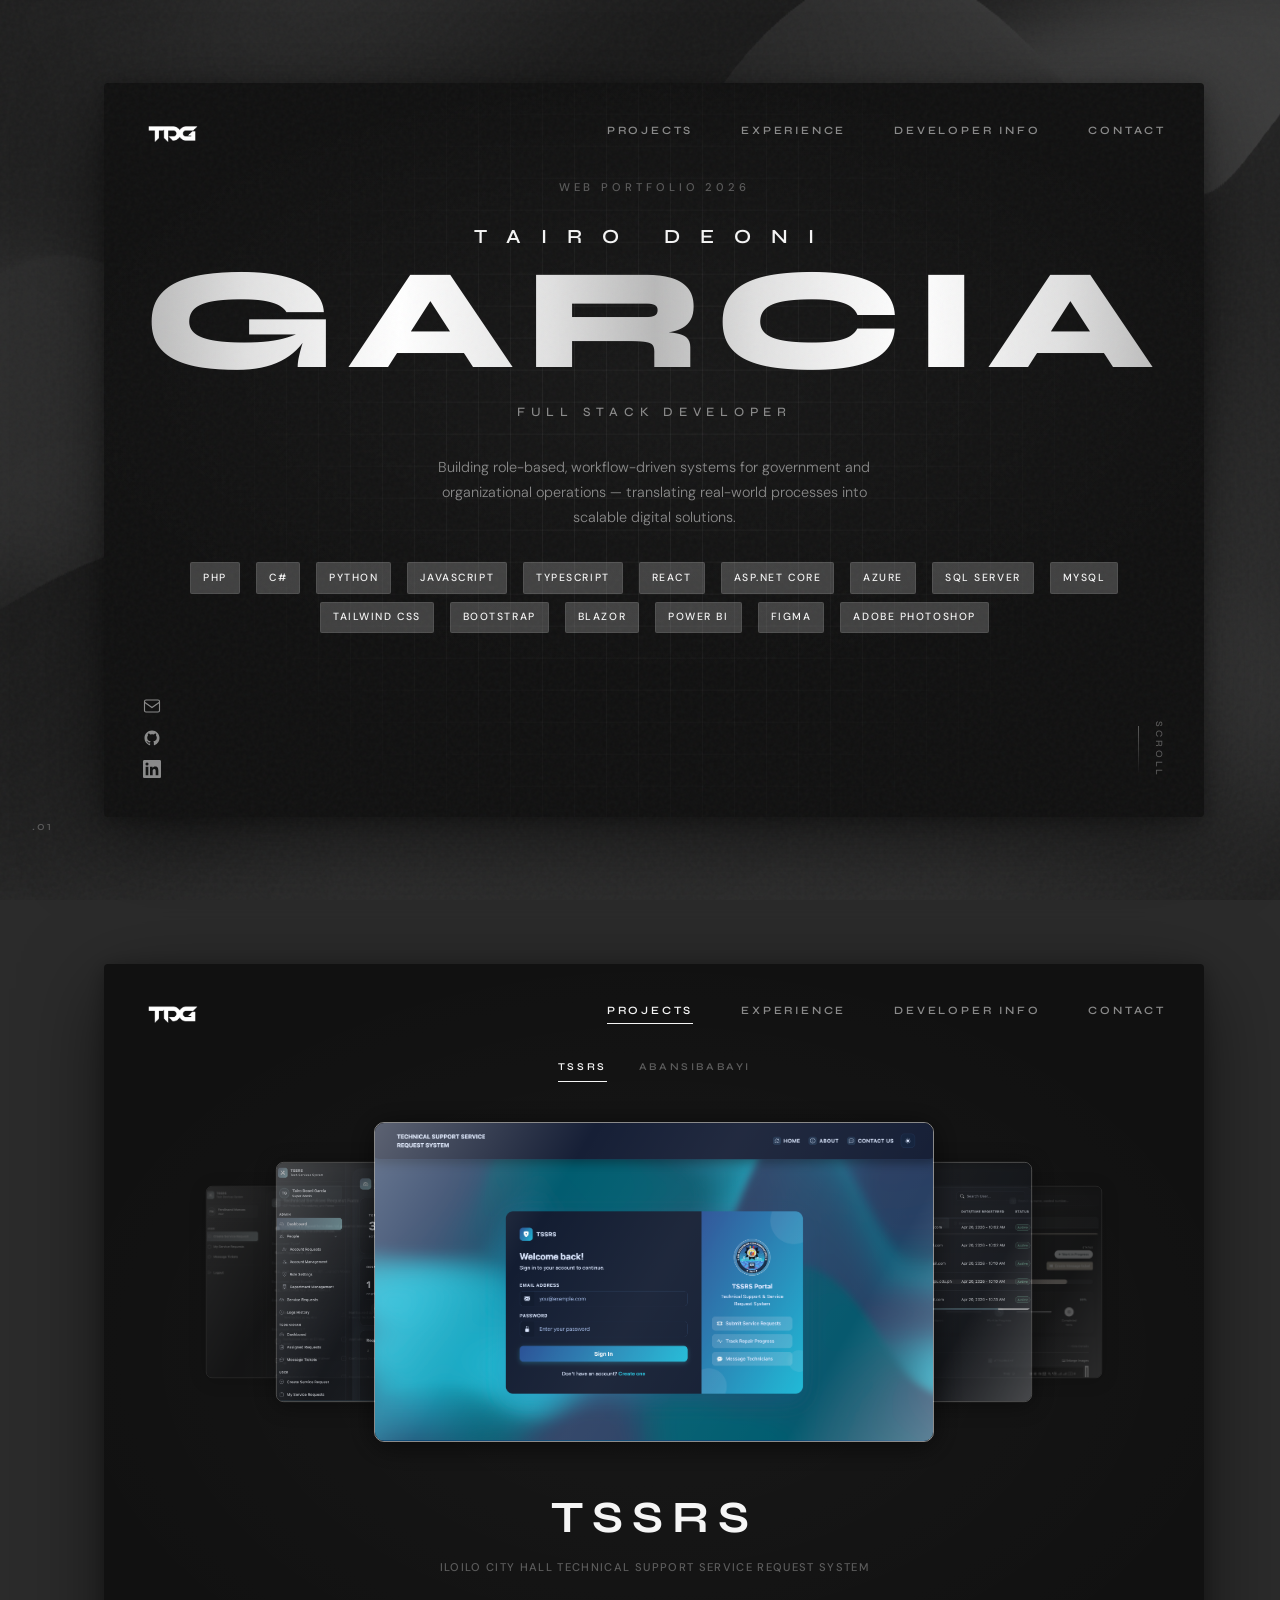
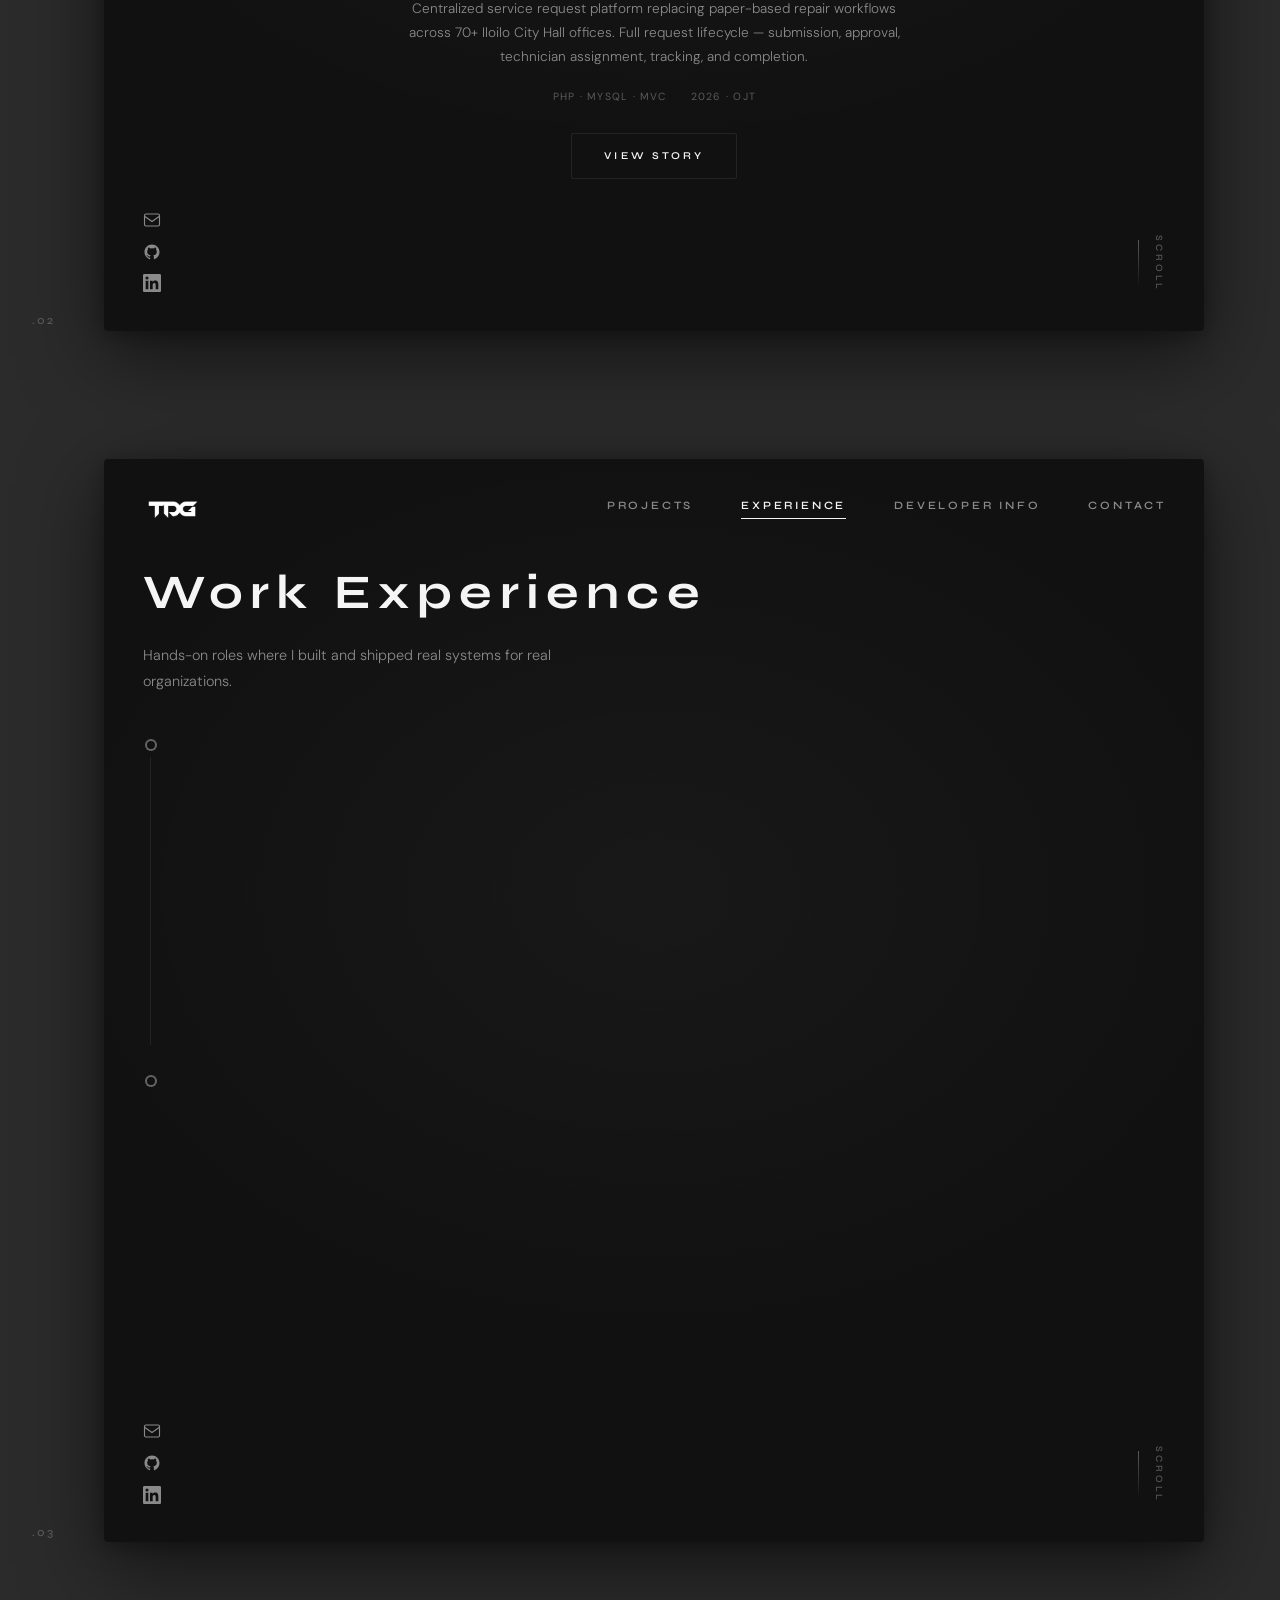
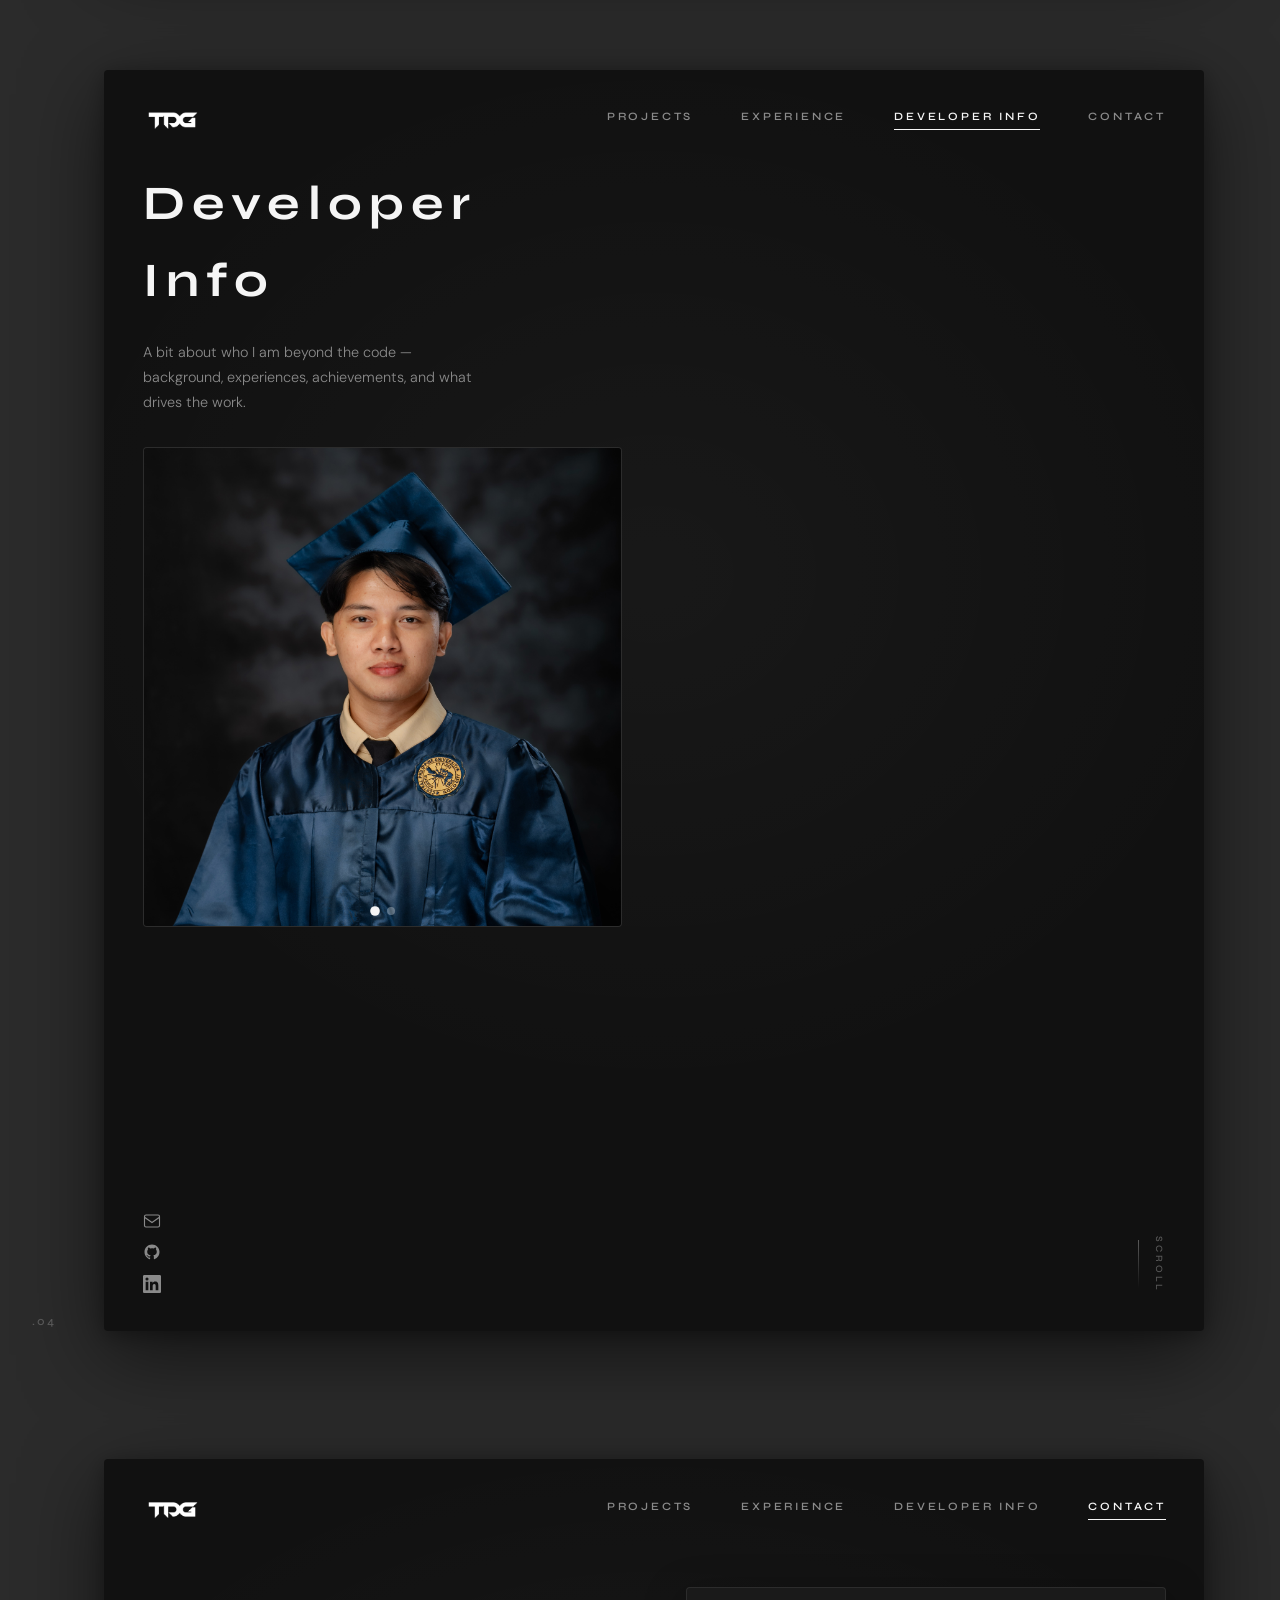
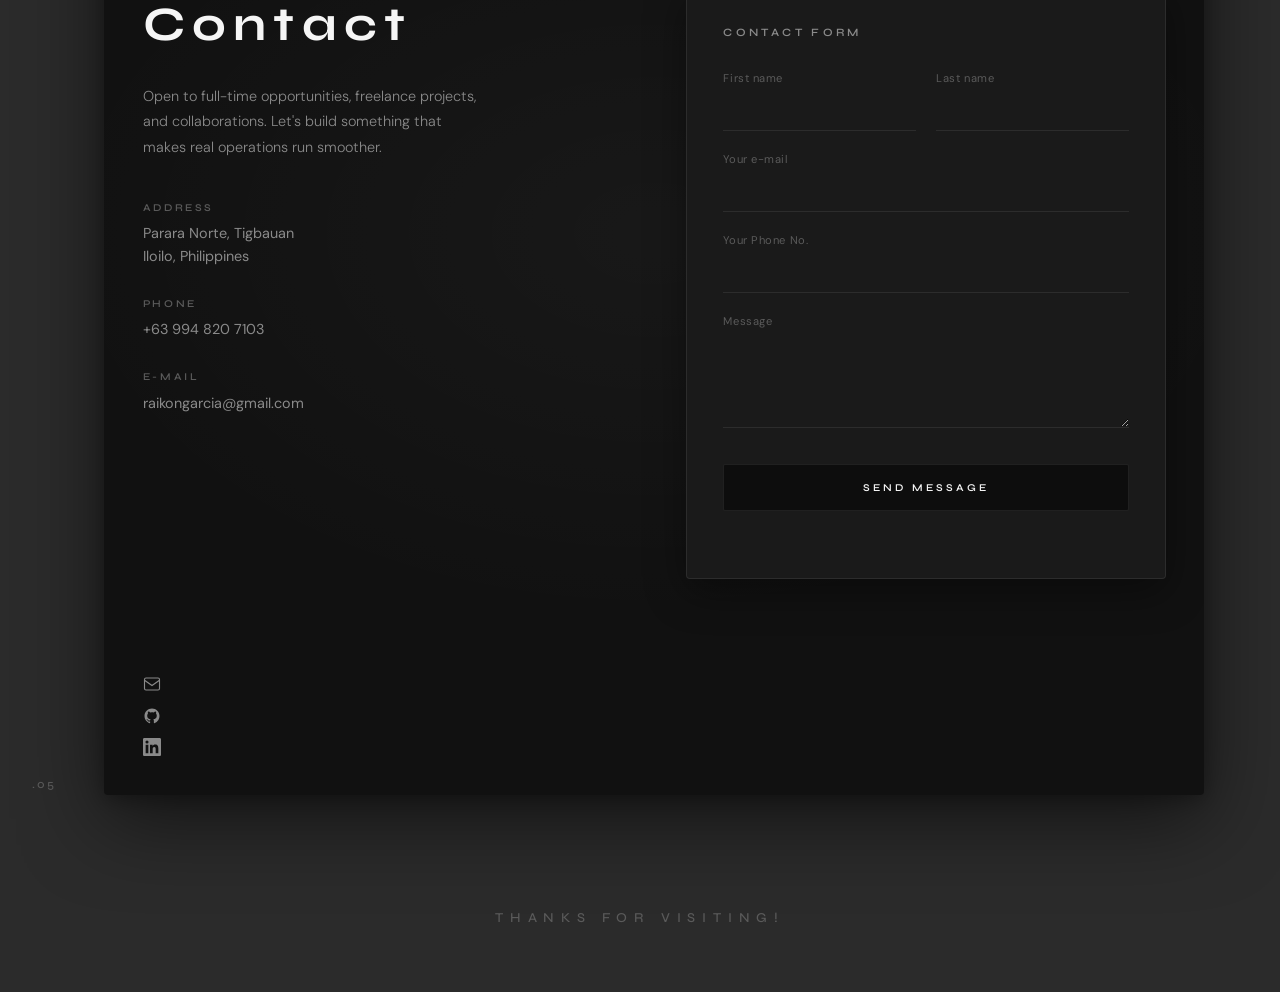
<file: index.html>
<!doctype html>
<html lang="en">
  <head>
    <meta charset="UTF-8" />
    <meta name="viewport" content="width=device-width, initial-scale=1.0" />
    <meta
      name="description"
      content="Tairo Deoni E. Garcia — Junior Full Stack Developer specializing in workflow-driven systems for government and organizational operations."
    />
    <title>Tairo Garcia — Web Portfolio</title>
    <link rel="preconnect" href="https://fonts.googleapis.com" />
    <link rel="preconnect" href="https://fonts.gstatic.com" crossorigin />
    <link
      href="https://fonts.googleapis.com/css2?family=DM+Sans:ital,opsz,wght@0,9..40,300;0,9..40,400;0,9..40,500;1,9..40,400&family=Syne:wght@400;500;600;700;800&display=swap"
      rel="stylesheet"
    />
    <link rel="stylesheet" href="css/style.css" />
    <link rel="stylesheet" href="css/carousel.css" />
    <link rel="stylesheet" href="css/animation.css" />
  </head>

  <body>
    <canvas
      style="
        --gradient-color-1: #1a1a1a;
        --gradient-color-2: #1e1e1e;
        --gradient-color-3: #2b2b2b;
        --gradient-color-4: #3c3c3c;
      "
      id="gradient-canvas"
      data-transition-in
    >
    </canvas>

    <div class="page-grain" aria-hidden="true"></div>

    <!-- Section .01 — Hero -->
    <section class="section-wrapper" id="hero" data-section="01">
      <span class="section-index">.01</span>
      <div class="card-panel">
        <header class="panel-header">
          <a href="#hero" class="logo" aria-label="Tairo Garcia home">
            <span class="logo-line"><img src="img/logo1.png" alt="TDG" /></span>
          </a>
          <nav class="panel-nav" aria-label="Primary">
            <a href="#projects">Projects</a>
            <a href="#experience">Experience</a>
            <a href="#developer-info">Developer Info</a>
            <a href="#contact">Contact</a>
          </nav>
        </header>

        <div class="hero-content">
          <p class="hero-eyebrow">Web Portfolio 2026</p>
          <span class="logo-line"> Tairo Deoni</span>
          <h1 class="hero-title">GARCIA</h1>
          <p class="hero-subtitle">Full Stack Developer</p>
          <p class="hero-description">
            Building role-based, workflow-driven systems for government and
            organizational operations — translating real-world processes into
            scalable digital solutions.
          </p>
          <div class="hero-skills" aria-label="Core technologies">
            <span>PHP</span>
            <span>C#</span>
            <span>Python</span>
            <span>JavaScript</span>
            <span>TypeScript</span>
            <span>React</span>
            <span>ASP.NET Core</span>
            <span>Azure</span>
            <span>SQL Server</span>
            <span>MySQL</span>
            <span>Tailwind CSS</span>
            <span>Bootstrap</span>
            <span>Blazor</span>
            <span>Power BI</span>
            <span>Figma</span>
            <span>Adobe Photoshop</span>
          </div>
        </div>

        <footer class="panel-footer">
          <div class="social-links" aria-label="Social links">
            <a href="mailto:raikongarcia@gmail.com" aria-label="Email">
              <svg
                viewBox="0 0 24 24"
                fill="none"
                stroke="currentColor"
                stroke-width="1.5"
              >
                <rect x="2" y="4" width="20" height="16" rx="2" />
                <path d="M2 7l10 7 10-7" />
              </svg>
            </a>
            <a
              href="https://github.com/RaitoKon"
              target="_blank"
              rel="noopener noreferrer"
              aria-label="GitHub"
            >
              <svg viewBox="0 0 24 24" fill="currentColor">
                <path
                  d="M12 2C6.477 2 2 6.484 2 12.021c0 4.428 2.865 8.184 6.839 9.504.5.092.682-.217.682-.483 0-.237-.008-.868-.013-1.703-2.782.605-3.369-1.343-3.369-1.343-.454-1.158-1.11-1.466-1.11-1.466-.908-.62.069-.608.069-.608 1.003.07 1.531 1.032 1.531 1.032.892 1.53 2.341 1.088 2.91.832.092-.647.35-1.088.636-1.338-2.22-.253-4.555-1.113-4.555-4.951 0-1.093.39-1.988 1.029-2.688-.103-.253-.446-1.272.098-2.65 0 0 .84-.27 2.75 1.026A9.564 9.564 0 0112 6.844c.85.004 1.705.115 2.504.337 1.909-1.296 2.747-1.027 2.747-1.027.546 1.379.202 2.398.1 2.651.64.7 1.028 1.595 1.028 2.688 0 3.848-2.339 4.695-4.566 4.943.359.309.678.92.678 1.855 0 1.338-.012 2.419-.012 2.747 0 .268.18.58.688.482A10.019 10.019 0 0022 12.021C22 6.484 17.522 2 12 2z"
                />
              </svg>
            </a>
            <a
              href="https://www.linkedin.com/in/tairo-deoni-garcia"
              target="_blank"
              rel="noopener noreferrer"
              aria-label="LinkedIn"
            >
              <svg viewBox="0 0 24 24" fill="currentColor">
                <path
                  d="M20.447 20.452h-3.554v-5.569c0-1.328-.027-3.037-1.852-3.037-1.853 0-2.136 1.445-2.136 2.939v5.667H9.351V9h3.414v1.561h.046c.477-.9 1.637-1.85 3.37-1.85 3.601 0 4.267 2.37 4.267 5.455v6.286zM5.337 7.433a2.062 2.062 0 01-2.063-2.065 2.064 2.064 0 114.127 0 2.065 2.065 0 01-2.063 2.065zm1.782 13.019H3.555V9h3.564v11.452zM22.225 0H1.771C.792 0 0 .774 0 1.729v20.542C0 23.227.792 24 1.771 24h20.451C23.2 24 24 23.227 24 22.271V1.729C24 .774 23.2 0 22.222 0h.003z"
                />
              </svg>
            </a>
          </div>
          <a
            href="#projects"
            class="scroll-indicator"
            aria-label="Scroll to projects"
          >
            <span class="scroll-line"></span>
            <span class="scroll-text">Scroll</span>
          </a>
        </footer>
      </div>
    </section>

    <!-- Section .02 — Projects -->
    <section class="section-wrapper" id="projects" data-section="02">
      <span class="section-index">.02</span>
      <div class="card-panel">
        <header class="panel-header">
          <a href="#hero" class="logo" aria-label="Tairo Garcia home">
            <span class="logo-line"><img src="img/logo1.png" alt="TDG" /></span>
          </a>
          <nav class="panel-nav" aria-label="Primary">
            <a href="#projects" class="active">Projects</a>
            <a href="#experience">Experience</a>
            <a href="#developer-info">Developer Info</a>
            <a href="#contact">Contact</a>
          </nav>
        </header>

        <div class="project-tabs"></div>
        <div class="projects-container"></div>

        <footer class="panel-footer">
          <div class="social-links" aria-label="Social links">
            <a href="mailto:raikongarcia@gmail.com" aria-label="Email">
              <svg
                viewBox="0 0 24 24"
                fill="none"
                stroke="currentColor"
                stroke-width="1.5"
              >
                <rect x="2" y="4" width="20" height="16" rx="2" />
                <path d="M2 7l10 7 10-7" />
              </svg>
            </a>
            <a
              href="https://github.com/RaitoKon"
              target="_blank"
              rel="noopener noreferrer"
              aria-label="GitHub"
            >
              <svg viewBox="0 0 24 24" fill="currentColor">
                <path
                  d="M12 2C6.477 2 2 6.484 2 12.021c0 4.428 2.865 8.184 6.839 9.504.5.092.682-.217.682-.483 0-.237-.008-.868-.013-1.703-2.782.605-3.369-1.343-3.369-1.343-.454-1.158-1.11-1.466-1.11-1.466-.908-.62.069-.608.069-.608 1.003.07 1.531 1.032 1.531 1.032.892 1.53 2.341 1.088 2.91.832.092-.647.35-1.088.636-1.338-2.22-.253-4.555-1.113-4.555-4.951 0-1.093.39-1.988 1.029-2.688-.103-.253-.446-1.272.098-2.65 0 0 .84-.27 2.75 1.026A9.564 9.564 0 0112 6.844c.85.004 1.705.115 2.504.337 1.909-1.296 2.747-1.027 2.747-1.027.546 1.379.202 2.398.1 2.651.64.7 1.028 1.595 1.028 2.688 0 3.848-2.339 4.695-4.566 4.943.359.309.678.92.678 1.855 0 1.338-.012 2.419-.012 2.747 0 .268.18.58.688.482A10.019 10.019 0 0022 12.021C22 6.484 17.522 2 12 2z"
                />
              </svg>
            </a>
            <a
              href="https://www.linkedin.com/in/tairo-deoni-garcia"
              target="_blank"
              rel="noopener noreferrer"
              aria-label="LinkedIn"
            >
              <svg viewBox="0 0 24 24" fill="currentColor">
                <path
                  d="M20.447 20.452h-3.554v-5.569c0-1.328-.027-3.037-1.852-3.037-1.853 0-2.136 1.445-2.136 2.939v5.667H9.351V9h3.414v1.561h.046c.477-.9 1.637-1.85 3.37-1.85 3.601 0 4.267 2.37 4.267 5.455v6.286zM5.337 7.433a2.062 2.062 0 01-2.063-2.065 2.064 2.064 0 114.127 0 2.065 2.065 0 01-2.063 2.065zm1.782 13.019H3.555V9h3.564v11.452zM22.225 0H1.771C.792 0 0 .774 0 1.729v20.542C0 23.227.792 24 1.771 24h20.451C23.2 24 24 23.227 24 22.271V1.729C24 .774 23.2 0 22.222 0h.003z"
                />
              </svg>
            </a>
          </div>
          <a
            href="#experience"
            class="scroll-indicator"
            aria-label="Scroll to experience"
          >
            <span class="scroll-line"></span>
            <span class="scroll-text">Scroll</span>
          </a>
        </footer>
      </div>
    </section>

    <!-- Section .03 — Work Experience -->
    <section class="section-wrapper" id="experience" data-section="03">
      <span class="section-index">.03</span>
      <div class="card-panel card-panel--experience">
        <header class="panel-header">
          <a href="#hero" class="logo" aria-label="Tairo Garcia home">
            <span class="logo-line"><img src="img/logo1.png" alt="TDG" /></span>
          </a>
          <nav class="panel-nav" aria-label="Primary">
            <a href="#projects">Projects</a>
            <a href="#experience" class="active">Experience</a>
            <a href="#developer-info">Developer Info</a>
            <a href="#contact">Contact</a>
          </nav>
        </header>

        <div class="experience-content">
          <div class="experience-header">
            <h2 class="experience-heading">Work Experience</h2>
            <p class="experience-intro">
              Hands-on roles where I built and shipped real systems for real
              organizations.
            </p>
          </div>

          <ol class="experience-timeline">
            <li class="exp-item">
              <div class="exp-marker">
                <span class="exp-dot"></span>
                <span class="exp-line"></span>
              </div>
              <div class="exp-body">
                <div class="exp-meta">
                  <span class="exp-period">Jan 2026 — May 2026</span>
                  <span class="exp-type">On-the-Job Training</span>
                </div>
                <h3 class="exp-role">Full Stack Developer Intern</h3>
                <p class="exp-org">
                  Data Assessment and System Management Office, ICT Division<br />
                  <em> Technical Support Service Request System (TSSRS) </em>
                </p>
                <ul class="exp-highlights">
                  <li>
                    Designed and developed TSSRS — a centralized, role-based
                    technical support service request system replacing
                    paper-based workflows across 70+ city hall offices.
                  </li>
                  <li>
                    Implemented full request lifecycle: submission, approval,
                    technician assignment, real-time tracking, and completion
                    reports.
                  </li>
                  <li>
                    Built with PHP, MySQL, and MVC architecture; deployed
                    internally across city departments.
                  </li>
                </ul>
                <div class="exp-tags">
                  <span>PHP Native</span><span>Vanilla JS</span
                  ><span>Custom UI/UX</span><span>Bootstrap</span
                  ><span>MySQL</span><span>MVC</span><span>RBAC</span>
                </div>
              </div>
            </li>

            <li class="exp-item">
              <div class="exp-marker">
                <span class="exp-dot"></span>
              </div>
              <div class="exp-body">
                <div class="exp-meta">
                  <span class="exp-period">Aug 2024 — Dec 2025</span>
                  <span class="exp-type">Academic / Freelance</span>
                </div>
                <h3 class="exp-role">Full Stack Developer</h3>
                <p class="exp-org">
                  Iloilo Girl Scout Council<br />
                  <em>
                    AbansiBabayi: A Web-Based Management System for Iloilo Girl
                    Scout Council
                  </em>
                </p>
                <ul class="exp-highlights">
                  <li>
                    Built a multi-entity registration and approval system for
                    Scout and Troop Leader management across Iloilo province.
                  </li>
                  <li>
                    Integrated event management, POS inventory tracking, and
                    hierarchical approval workflows.
                  </li>
                  <li>
                    Deployed on Microsoft Azure with SQL Server; handled CI/CD
                    and production environment setup.
                  </li>
                </ul>
                <div class="exp-tags">
                  <span>C#</span><span>ASP.NET Core</span><span>Blazor</span
                  ><span>MudBlazor</span><span>MS SQL Server</span
                  ><span>Azure</span>
                </div>
              </div>
            </li>
          </ol>
        </div>

        <footer class="panel-footer">
          <div class="social-links" aria-label="Social links">
            <a href="mailto:raikongarcia@gmail.com" aria-label="Email">
              <svg
                viewBox="0 0 24 24"
                fill="none"
                stroke="currentColor"
                stroke-width="1.5"
              >
                <rect x="2" y="4" width="20" height="16" rx="2" />
                <path d="M2 7l10 7 10-7" />
              </svg>
            </a>
            <a
              href="https://github.com/RaitoKon"
              target="_blank"
              rel="noopener noreferrer"
              aria-label="GitHub"
            >
              <svg viewBox="0 0 24 24" fill="currentColor">
                <path
                  d="M12 2C6.477 2 2 6.484 2 12.021c0 4.428 2.865 8.184 6.839 9.504.5.092.682-.217.682-.483 0-.237-.008-.868-.013-1.703-2.782.605-3.369-1.343-3.369-1.343-.454-1.158-1.11-1.466-1.11-1.466-.908-.62.069-.608.069-.608 1.003.07 1.531 1.032 1.531 1.032.892 1.53 2.341 1.088 2.91.832.092-.647.35-1.088.636-1.338-2.22-.253-4.555-1.113-4.555-4.951 0-1.093.39-1.988 1.029-2.688-.103-.253-.446-1.272.098-2.65 0 0 .84-.27 2.75 1.026A9.564 9.564 0 0112 6.844c.85.004 1.705.115 2.504.337 1.909-1.296 2.747-1.027 2.747-1.027.546 1.379.202 2.398.1 2.651.64.7 1.028 1.595 1.028 2.688 0 3.848-2.339 4.695-4.566 4.943.359.309.678.92.678 1.855 0 1.338-.012 2.419-.012 2.747 0 .268.18.58.688.482A10.019 10.019 0 0022 12.021C22 6.484 17.522 2 12 2z"
                />
              </svg>
            </a>
            <a
              href="https://www.linkedin.com/in/tairo-deoni-garcia"
              target="_blank"
              rel="noopener noreferrer"
              aria-label="LinkedIn"
            >
              <svg viewBox="0 0 24 24" fill="currentColor">
                <path
                  d="M20.447 20.452h-3.554v-5.569c0-1.328-.027-3.037-1.852-3.037-1.853 0-2.136 1.445-2.136 2.939v5.667H9.351V9h3.414v1.561h.046c.477-.9 1.637-1.85 3.37-1.85 3.601 0 4.267 2.37 4.267 5.455v6.286zM5.337 7.433a2.062 2.062 0 01-2.063-2.065 2.064 2.064 0 114.127 0 2.065 2.065 0 01-2.063 2.065zm1.782 13.019H3.555V9h3.564v11.452zM22.225 0H1.771C.792 0 0 .774 0 1.729v20.542C0 23.227.792 24 1.771 24h20.451C23.2 24 24 23.227 24 22.271V1.729C24 .774 23.2 0 22.222 0h.003z"
                />
              </svg>
            </a>
          </div>
          <a
            href="#developer-info"
            class="scroll-indicator"
            aria-label="Scroll to developer info"
          >
            <span class="scroll-line"></span>
            <span class="scroll-text">Scroll</span>
          </a>
        </footer>
      </div>
    </section>

    <!-- Section .04 — Developer Info -->
    <section class="section-wrapper" id="developer-info" data-section="04">
      <span class="section-index">.04</span>
      <div class="card-panel card-panel--developer">
        <header class="panel-header">
          <a href="#hero" class="logo" aria-label="Tairo Garcia home">
            <span class="logo-line"><img src="img/logo1.png" alt="TDG" /></span>
          </a>
          <nav class="panel-nav" aria-label="Primary">
            <a href="#projects">Projects</a>
            <a href="#experience">Experience</a>
            <a href="#developer-info" class="active">Developer Info</a>
            <a href="#contact">Contact</a>
          </nav>
        </header>

        <div>
          <div class="developer-content">
            <div class="developer-profile">
              <h2 class="developer-heading">Developer Info</h2>
              <p class="developer-intro">
                A bit about who I am beyond the code — background, experiences,
                achievements, and what drives the work.
              </p>

              <div class="developer-image-container">
                <button
                  class="slider-btn slider-btn--left"
                  id="prevDevPhoto"
                  aria-label="Previous photo"
                >
                  <svg
                    viewBox="0 0 24 24"
                    fill="none"
                    stroke="currentColor"
                    stroke-width="2"
                    stroke-linecap="round"
                    stroke-linejoin="round"
                  >
                    <polyline points="15 18 9 12 15 6"></polyline>
                  </svg>
                </button>
                <div class="developer-image">
                  <img
                    src="img/image1.jpg"
                    alt="Tairo Garcia — Full Stack Developer (Photo 1)"
                    class="slider-image active"
                    loading="lazy"
                  />
                  <img
                    src="img/image2.jpg"
                    alt="Tairo Garcia — Full Stack Developer (Photo 2)"
                    class="slider-image"
                    loading="lazy"
                  />
                </div>
                <button
                  class="slider-btn slider-btn--right"
                  id="nextDevPhoto"
                  aria-label="Next photo"
                >
                  <svg
                    viewBox="0 0 24 24"
                    fill="none"
                    stroke="currentColor"
                    stroke-width="2"
                    stroke-linecap="round"
                    stroke-linejoin="round"
                  >
                    <polyline points="9 18 15 12 9 6"></polyline>
                  </svg>
                </button>
                <div class="slider-dots" id="devPhotoDots">
                  <button
                    class="slider-dot active"
                    data-slide="0"
                    aria-label="Photo 1"
                  ></button>
                  <button
                    class="slider-dot"
                    data-slide="1"
                    aria-label="Photo 2"
                  ></button>
                </div>
              </div>
            </div>

            <div class="developer-details-column">
              <dl class="developer-details">
                <div class="developer-item">
                  <dt>Full Name</dt>
                  <dd>Tairo Deoni E. Garcia</dd>
                </div>
                <div class="developer-item">
                  <dt>Role</dt>
                  <dd>Full Stack Developer</dd>
                </div>
                <div class="developer-item">
                  <dt>Location</dt>
                  <dd>Parara Norte, Tigbauan · Iloilo, Philippines</dd>
                </div>
                <div class="developer-item">
                  <dt>Education</dt>
                  <dd>
                    <strong>Central Philippine University</strong> — Jaro,
                    Iloilo City<br />
                    Bachelor of Science in Information Technology · 2022 –
                    2026<br />
                    <em
                      >Major in Database Design, Management & Administration</em
                    >
                  </dd>
                </div>
                <div class="developer-item">
                  <dt>About</dt>
                  <dd>
                    I recently graduated from Central Philippine University and
                    enjoy building systems that solve real organizational
                    problems. Through working with government offices and
                    nonprofit organizations in Iloilo, I learned that effective
                    software should reflect how people actually work. I am
                    particularly interested in role-based systems, approval
                    workflows, and process automation that replace manual and
                    paper-based operations. My approach focuses on understanding
                    the people and processes behind a problem before designing a
                    solution. I aim to create technology that is practical,
                    reliable, and meaningful to the organizations that use it.
                  </dd>
                </div>
              </dl>
            </div>
          </div>

          <div class="developer-other-items">
            <div class="developer-item" style="flex: 1">
              <dt>Leadership Experience</dt>
              <dd>
                <ul class="awards-list">
                  <li class="award-item">
                    <span class="award-icon" aria-hidden="true">
                      <svg
                        viewBox="0 0 24 24"
                        fill="none"
                        stroke="currentColor"
                        stroke-width="1.5"
                      >
                        <path d="M3 10h18" />
                        <path d="M5 10v12" />
                        <path d="M9 10v12" />
                        <path d="M15 10v12" />
                        <path d="M19 10v12" />
                        <path d="M2 22h20" />
                        <path d="M12 3l9 5H3z" />
                      </svg>
                    </span>
                    <span class="award-body">
                      <strong
                        >Representative - College of Computer Studies</strong
                      >
                      <em>CPU Republic 21st Parliament· 2025 - 2026</em>
                    </span>
                  </li>
                  <li class="award-item">
                    <span class="award-icon" aria-hidden="true">
                      <svg
                        viewBox="0 0 24 24"
                        fill="none"
                        stroke="currentColor"
                        stroke-width="1.5"
                      >
                        <circle cx="12" cy="7" r="4" />
                        <path d="M5 21c0-3.866 3.134-7 7-7s7 3.134 7 7" />
                      </svg>
                    </span>
                    <span class="award-body">
                      <strong>President</strong>
                      <em
                        >Information Technology Students Organization · 2024 -
                        2025</em
                      >
                    </span>
                  </li>
                </ul>
              </dd>
            </div>
            <div class="developer-item" style="flex: 1">
              <dt>Honors &amp; Awards</dt>
              <dd>
                <ul class="awards-list">
                  <li class="award-item">
                    <span class="award-icon" aria-hidden="true">
                      <svg
                        viewBox="0 0 24 24"
                        fill="none"
                        stroke="currentColor"
                        stroke-width="1.5"
                      >
                        <circle cx="12" cy="8" r="6" />
                        <path d="M8.21 13.89 7 23l5-3 5 3-1.21-9.12" />
                      </svg>
                    </span>
                    <span class="award-body">
                      <strong
                        >Cum Laude - Bachelor of Science in Information
                        Technology</strong
                      >
                      <em>Central Philippine University · 2026</em>
                    </span>
                  </li>
                  <li class="award-item">
                    <span class="award-icon" aria-hidden="true">
                      <svg
                        viewBox="0 0 24 24"
                        fill="none"
                        stroke="currentColor"
                        stroke-width="1.5"
                      >
                        <path
                          d="M12 2l3.09 6.26L22 9.27l-5 4.87 1.18 6.88L12 17.77l-6.18 3.25L7 14.14 2 9.27l6.91-1.01L12 2z"
                        />
                      </svg>
                    </span>
                    <span class="award-body">
                      <strong
                        >Best in Thesis Presentation (AbansiBabayi)</strong
                      >
                      <em>CPU College of Computer Studies · 2026</em>
                    </span>
                  </li>
                </ul>
              </dd>
            </div>
          </div>
        </div>

        <footer class="panel-footer">
          <div class="social-links" aria-label="Social links">
            <a href="mailto:raikongarcia@gmail.com" aria-label="Email">
              <svg
                viewBox="0 0 24 24"
                fill="none"
                stroke="currentColor"
                stroke-width="1.5"
              >
                <rect x="2" y="4" width="20" height="16" rx="2" />
                <path d="M2 7l10 7 10-7" />
              </svg>
            </a>
            <a
              href="https://github.com/RaitoKon"
              target="_blank"
              rel="noopener noreferrer"
              aria-label="GitHub"
            >
              <svg viewBox="0 0 24 24" fill="currentColor">
                <path
                  d="M12 2C6.477 2 2 6.484 2 12.021c0 4.428 2.865 8.184 6.839 9.504.5.092.682-.217.682-.483 0-.237-.008-.868-.013-1.703-2.782.605-3.369-1.343-3.369-1.343-.454-1.158-1.11-1.466-1.11-1.466-.908-.62.069-.608.069-.608 1.003.07 1.531 1.032 1.531 1.032.892 1.53 2.341 1.088 2.91.832.092-.647.35-1.088.636-1.338-2.22-.253-4.555-1.113-4.555-4.951 0-1.093.39-1.988 1.029-2.688-.103-.253-.446-1.272.098-2.65 0 0 .84-.27 2.75 1.026A9.564 9.564 0 0112 6.844c.85.004 1.705.115 2.504.337 1.909-1.296 2.747-1.027 2.747-1.027.546 1.379.202 2.398.1 2.651.64.7 1.028 1.595 1.028 2.688 0 3.848-2.339 4.695-4.566 4.943.359.309.678.92.678 1.855 0 1.338-.012 2.419-.012 2.747 0 .268.18.58.688.482A10.019 10.019 0 0022 12.021C22 6.484 17.522 2 12 2z"
                />
              </svg>
            </a>
            <a
              href="https://www.linkedin.com/in/tairo-deoni-garcia"
              target="_blank"
              rel="noopener noreferrer"
              aria-label="LinkedIn"
            >
              <svg viewBox="0 0 24 24" fill="currentColor">
                <path
                  d="M20.447 20.452h-3.554v-5.569c0-1.328-.027-3.037-1.852-3.037-1.853 0-2.136 1.445-2.136 2.939v5.667H9.351V9h3.414v1.561h.046c.477-.9 1.637-1.85 3.37-1.85 3.601 0 4.267 2.37 4.267 5.455v6.286zM5.337 7.433a2.062 2.062 0 01-2.063-2.065 2.064 2.064 0 114.127 0 2.065 2.065 0 01-2.063 2.065zm1.782 13.019H3.555V9h3.564v11.452zM22.225 0H1.771C.792 0 0 .774 0 1.729v20.542C0 23.227.792 24 1.771 24h20.451C23.2 24 24 23.227 24 22.271V1.729C24 .774 23.2 0 22.222 0h.003z"
                />
              </svg>
            </a>
          </div>
          <a
            href="#contact"
            class="scroll-indicator"
            aria-label="Scroll to contact"
          >
            <span class="scroll-line"></span>
            <span class="scroll-text">Scroll</span>
          </a>
        </footer>
      </div>
    </section>

    <!-- Section .05 — Contact -->
    <section class="section-wrapper" id="contact" data-section="05">
      <span class="section-index">.05</span>
      <div class="card-panel card-panel--contact">
        <header class="panel-header">
          <a href="#hero" class="logo" aria-label="Tairo Garcia home">
            <span class="logo-line"><img src="img/logo1.png" alt="TDG" /></span>
          </a>
          <nav class="panel-nav" aria-label="Primary">
            <a href="#projects">Projects</a>
            <a href="#experience">Experience</a>
            <a href="#developer-info">Developer Info</a>
            <a href="#contact" class="active">Contact</a>
          </nav>
        </header>

        <div class="contact-content">
          <div class="contact-info">
            <h2 class="contact-heading">Contact</h2>
            <p class="contact-intro">
              Open to full-time opportunities, freelance projects, and
              collaborations. Let's build something that makes real operations
              run smoother.
            </p>
            <dl class="contact-details">
              <div class="contact-item">
                <dt>Address</dt>
                <dd>Parara Norte, Tigbauan<br />Iloilo, Philippines</dd>
              </div>
              <div class="contact-item">
                <dt>Phone</dt>
                <dd><a href="tel:+639948207103">+63 994 820 7103</a></dd>
              </div>
              <div class="contact-item">
                <dt>E-mail</dt>
                <dd>
                  <a href="mailto:raikongarcia@gmail.com"
                    >raikongarcia@gmail.com</a
                  >
                </dd>
              </div>
            </dl>
          </div>

          <div class="contact-form-card">
            <h3 class="form-heading">Contact Form</h3>
            <form id="contactForm" novalidate>
              <div class="form-row">
                <div class="form-group">
                  <label for="firstName">First name</label>
                  <input
                    type="text"
                    id="firstName"
                    name="firstName"
                    autocomplete="given-name"
                    required
                  />
                </div>
                <div class="form-group">
                  <label for="lastName">Last name</label>
                  <input
                    type="text"
                    id="lastName"
                    name="lastName"
                    autocomplete="family-name"
                    required
                  />
                </div>
              </div>
              <div class="form-group">
                <label for="email">Your e-mail</label>
                <input
                  type="email"
                  id="email"
                  name="email"
                  autocomplete="email"
                  required
                />
              </div>
              <div class="form-group">
                <label for="phoneNo">Your Phone No.</label>
                <input
                  type="phoneNo"
                  id="phoneNo"
                  name="phoneNo"
                  autocomplete="phoneNo"
                  required
                />
              </div>
              <div class="form-group">
                <label for="message">Message</label>
                <textarea
                  id="message"
                  name="message"
                  rows="4"
                  required
                ></textarea>
              </div>
              <button type="submit" class="btn-submit">Send Message</button>
              <p
                class="form-status"
                id="formStatus"
                role="status"
                aria-live="polite"
              ></p>
              <div class="hp-field" aria-hidden="true">
                <input
                  type="text"
                  id="website"
                  name="website"
                  tabindex="-1"
                  autocomplete="off"
                />
              </div>
            </form>
          </div>
        </div>

        <footer class="panel-footer">
          <div class="social-links" aria-label="Social links">
            <a href="mailto:raikongarcia@gmail.com" aria-label="Email">
              <svg
                viewBox="0 0 24 24"
                fill="none"
                stroke="currentColor"
                stroke-width="1.5"
              >
                <rect x="2" y="4" width="20" height="16" rx="2" />
                <path d="M2 7l10 7 10-7" />
              </svg>
            </a>
            <a
              href="https://github.com/RaitoKon"
              target="_blank"
              rel="noopener noreferrer"
              aria-label="GitHub"
            >
              <svg viewBox="0 0 24 24" fill="currentColor">
                <path
                  d="M12 2C6.477 2 2 6.484 2 12.021c0 4.428 2.865 8.184 6.839 9.504.5.092.682-.217.682-.483 0-.237-.008-.868-.013-1.703-2.782.605-3.369-1.343-3.369-1.343-.454-1.158-1.11-1.466-1.11-1.466-.908-.62.069-.608.069-.608 1.003.07 1.531 1.032 1.531 1.032.892 1.53 2.341 1.088 2.91.832.092-.647.35-1.088.636-1.338-2.22-.253-4.555-1.113-4.555-4.951 0-1.093.39-1.988 1.029-2.688-.103-.253-.446-1.272.098-2.65 0 0 .84-.27 2.75 1.026A9.564 9.564 0 0112 6.844c.85.004 1.705.115 2.504.337 1.909-1.296 2.747-1.027 2.747-1.027.546 1.379.202 2.398.1 2.651.64.7 1.028 1.595 1.028 2.688 0 3.848-2.339 4.695-4.566 4.943.359.309.678.92.678 1.855 0 1.338-.012 2.419-.012 2.747 0 .268.18.58.688.482A10.019 10.019 0 0022 12.021C22 6.484 17.522 2 12 2z"
                />
              </svg>
            </a>
            <a
              href="https://www.linkedin.com/in/tairo-deoni-garcia"
              target="_blank"
              rel="noopener noreferrer"
              aria-label="LinkedIn"
            >
              <svg viewBox="0 0 24 24" fill="currentColor">
                <path
                  d="M20.447 20.452h-3.554v-5.569c0-1.328-.027-3.037-1.852-3.037-1.853 0-2.136 1.445-2.136 2.939v5.667H9.351V9h3.414v1.561h.046c.477-.9 1.637-1.85 3.37-1.85 3.601 0 4.267 2.37 4.267 5.455v6.286zM5.337 7.433a2.062 2.062 0 01-2.063-2.065 2.064 2.064 0 114.127 0 2.065 2.065 0 01-2.063 2.065zm1.782 13.019H3.555V9h3.564v11.452zM22.225 0H1.771C.792 0 0 .774 0 1.729v20.542C0 23.227.792 24 1.771 24h20.451C23.2 24 24 23.227 24 22.271V1.729C24 .774 23.2 0 22.222 0h.003z"
                />
              </svg>
            </a>
          </div>
        </footer>
      </div>
    </section>

    <footer class="page-footer">
      <p>Thanks for visiting!</p>
    </footer>

    <style>
      #gradient-canvas {
        position: fixed;
        top: 0;
        left: 0;
        width: 100%;
        height: 100%;
        z-index: 0;
        pointer-events: none;
      }
    </style>
    <script src="js/minigl.js"></script>
    <script src="js/project-data.js"></script>
    <script>
      const gradient = new Gradient();
      gradient.initGradient("#gradient-canvas");
    </script>
    <script src="js/main.js"></script>
    <script src="js/animation.js"></script>
    <script
      async
      src="https://www.googletagmanager.com/gtag/js?id=G-YYFXS88009"
    ></script>
    <script>
      window.dataLayer = window.dataLayer || [];
      function gtag() {
        dataLayer.push(arguments);
      }
      gtag("js", new Date());

      gtag("config", "G-YYFXS88009");
    </script>
  </body>
</html>
</file>
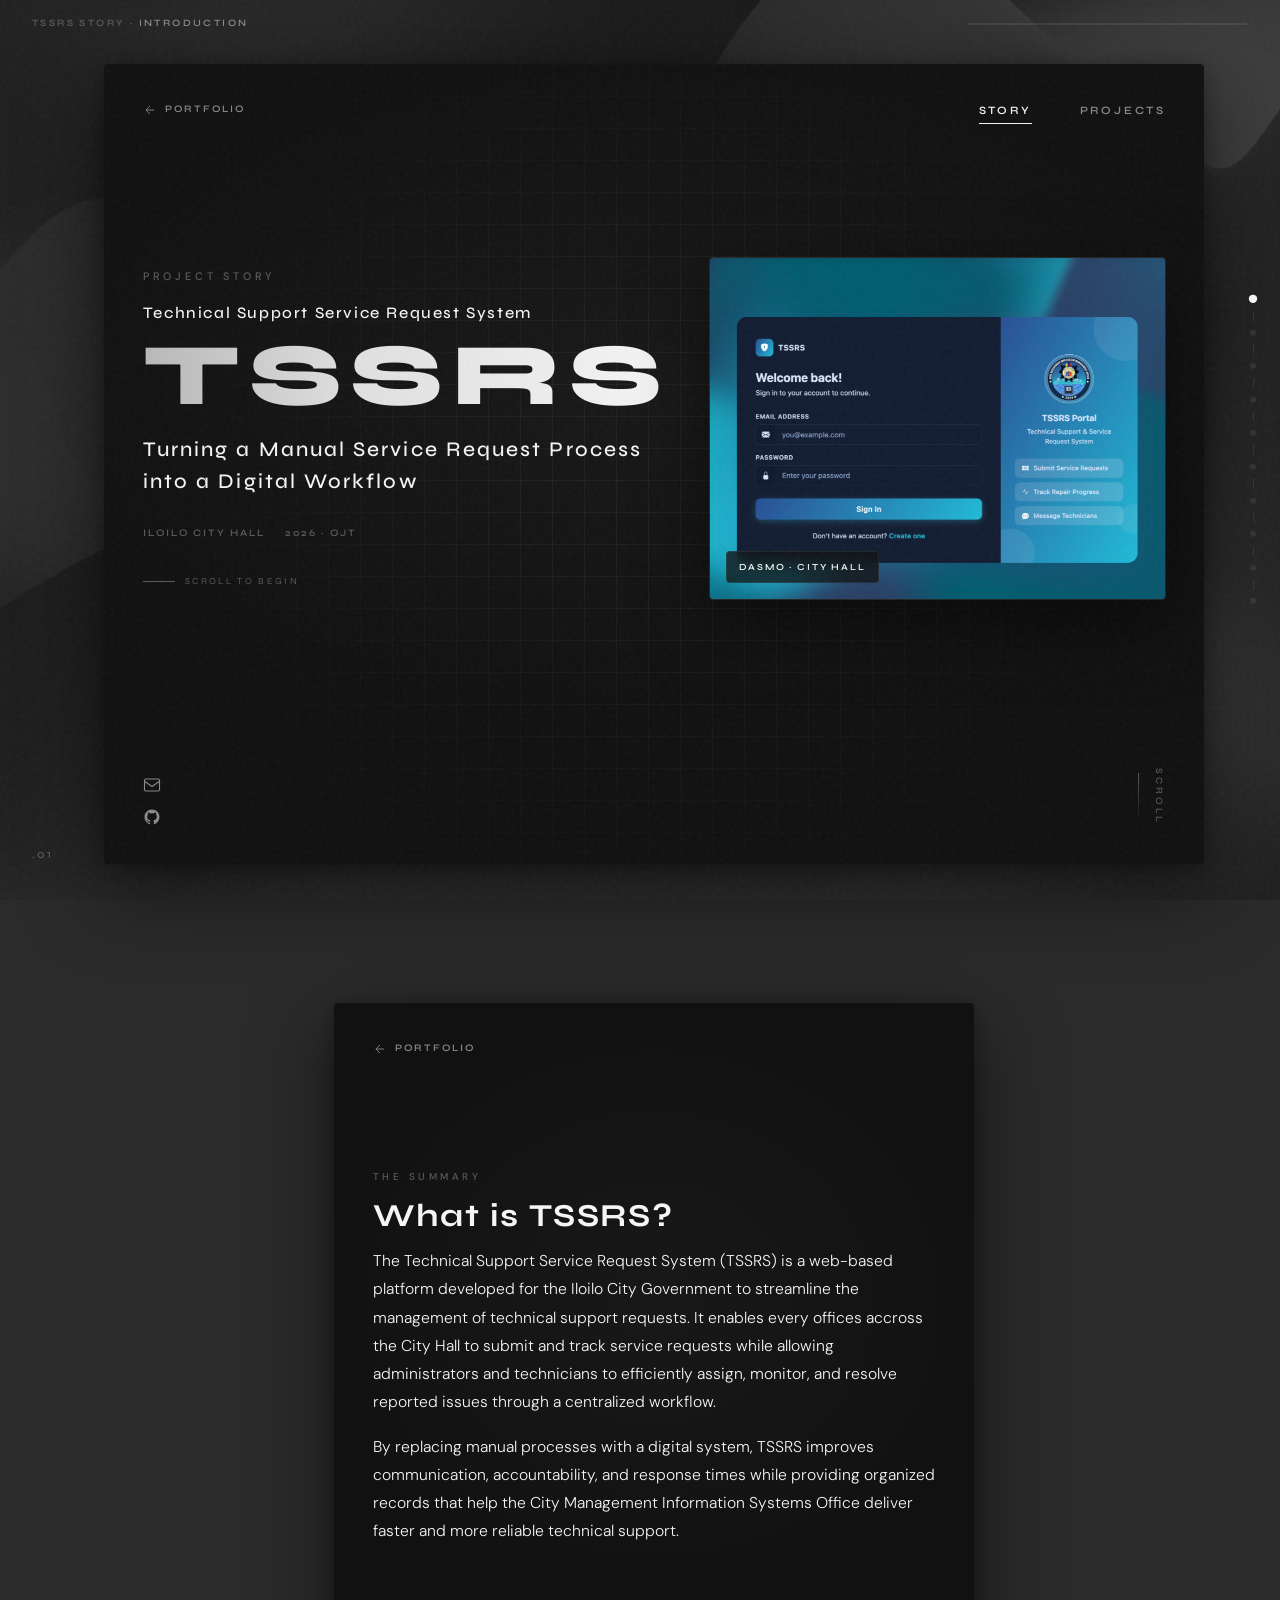
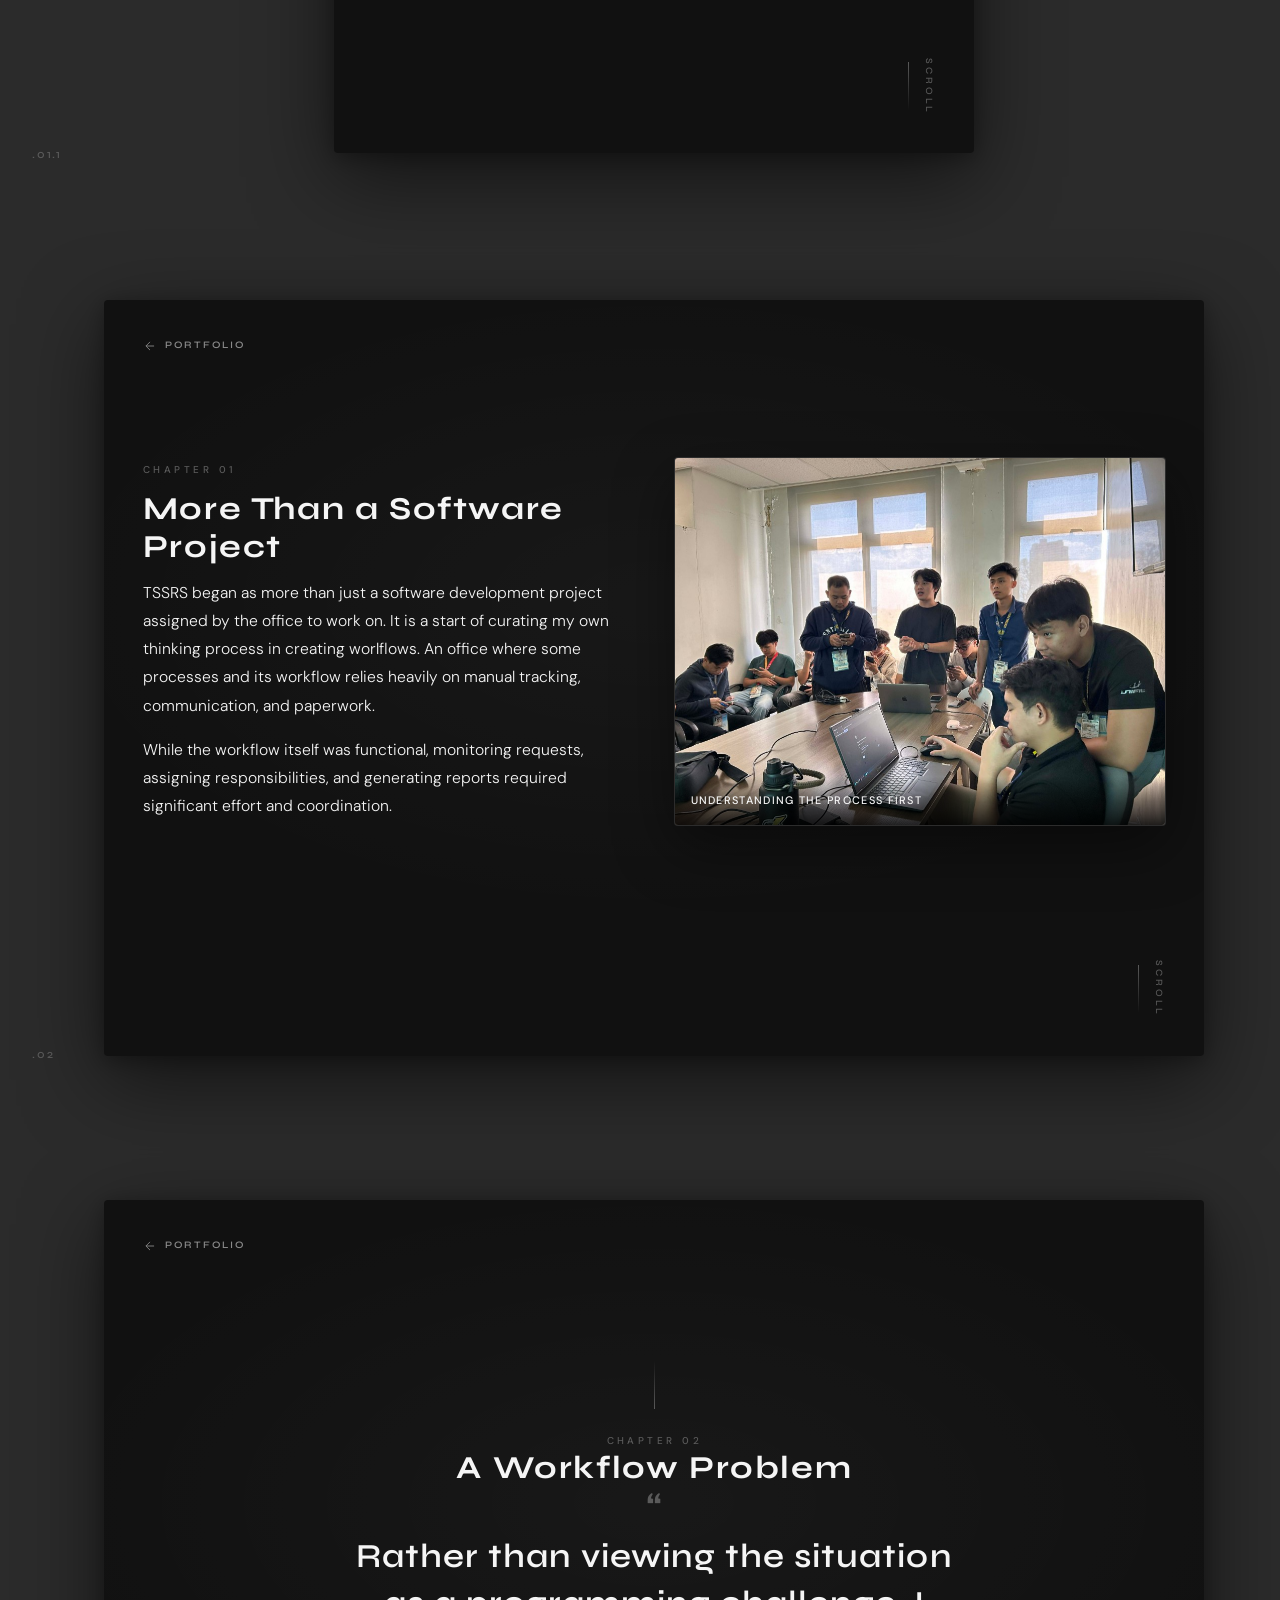
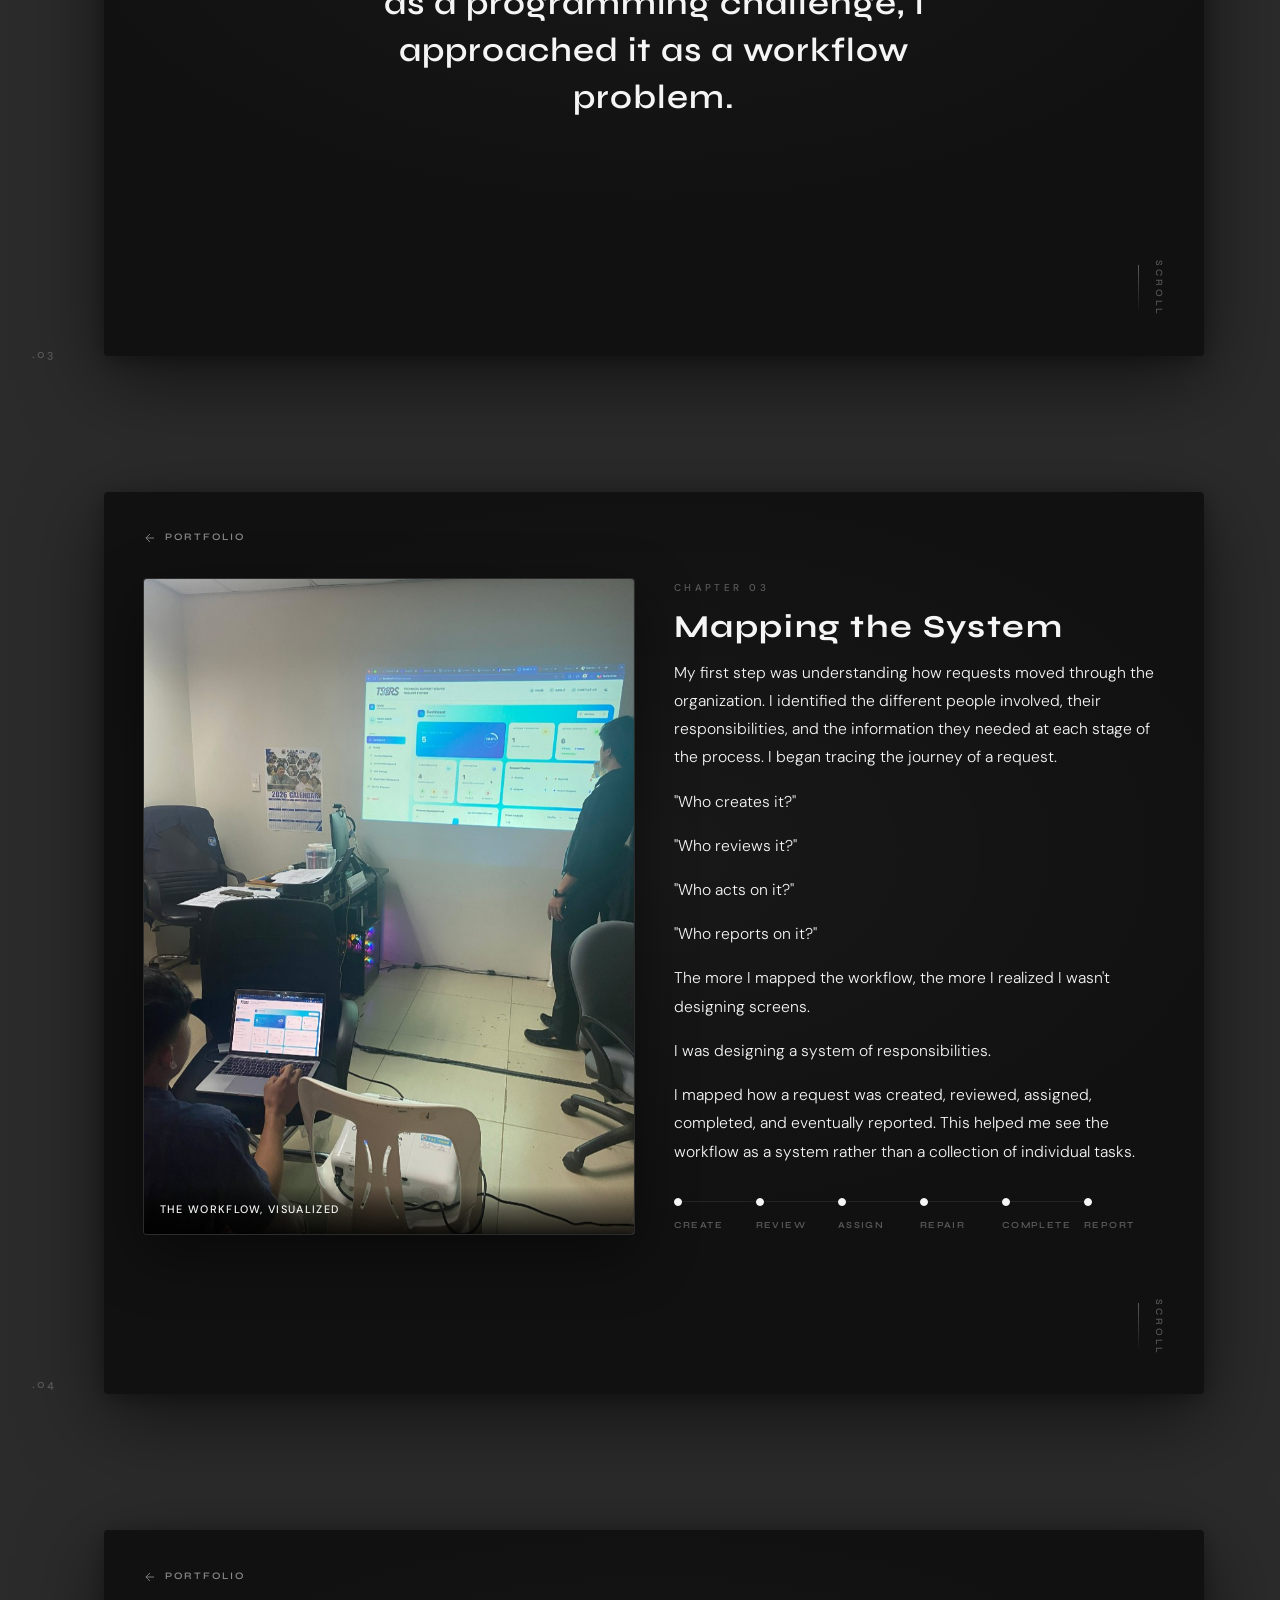
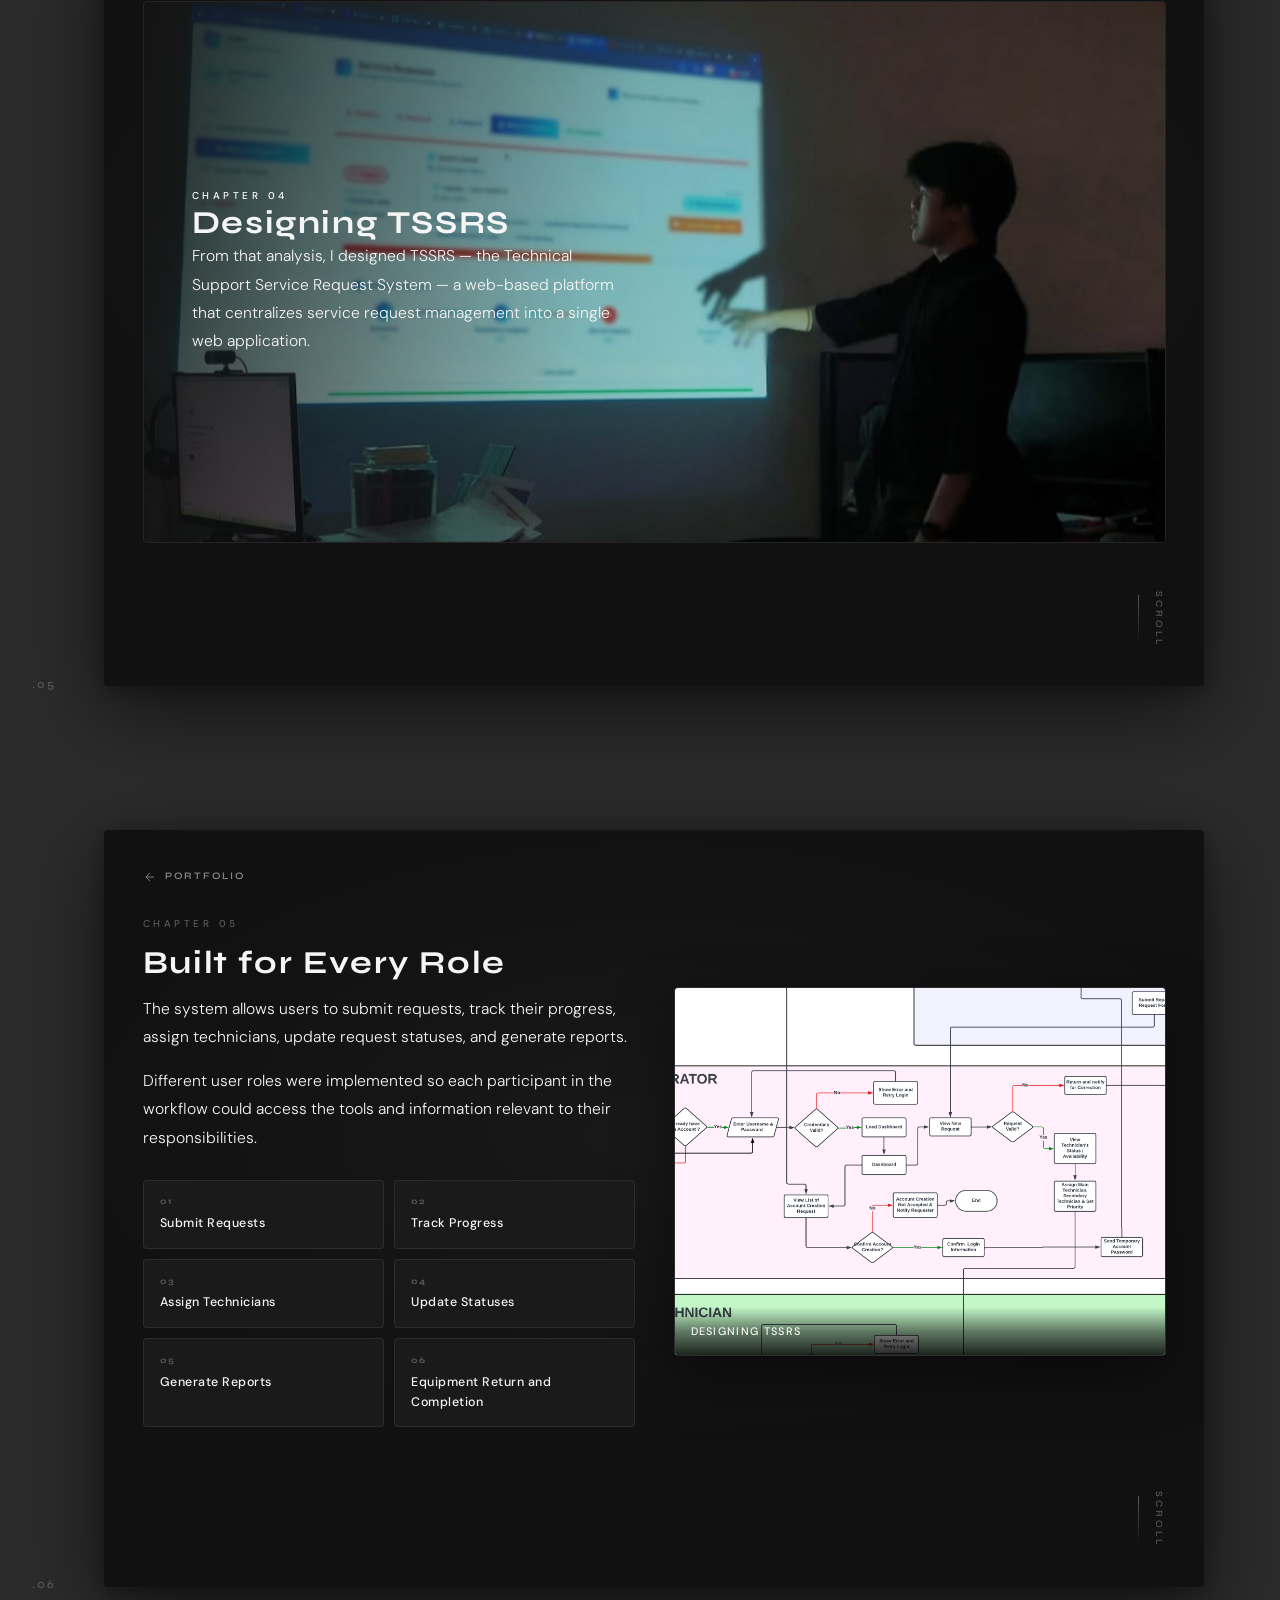
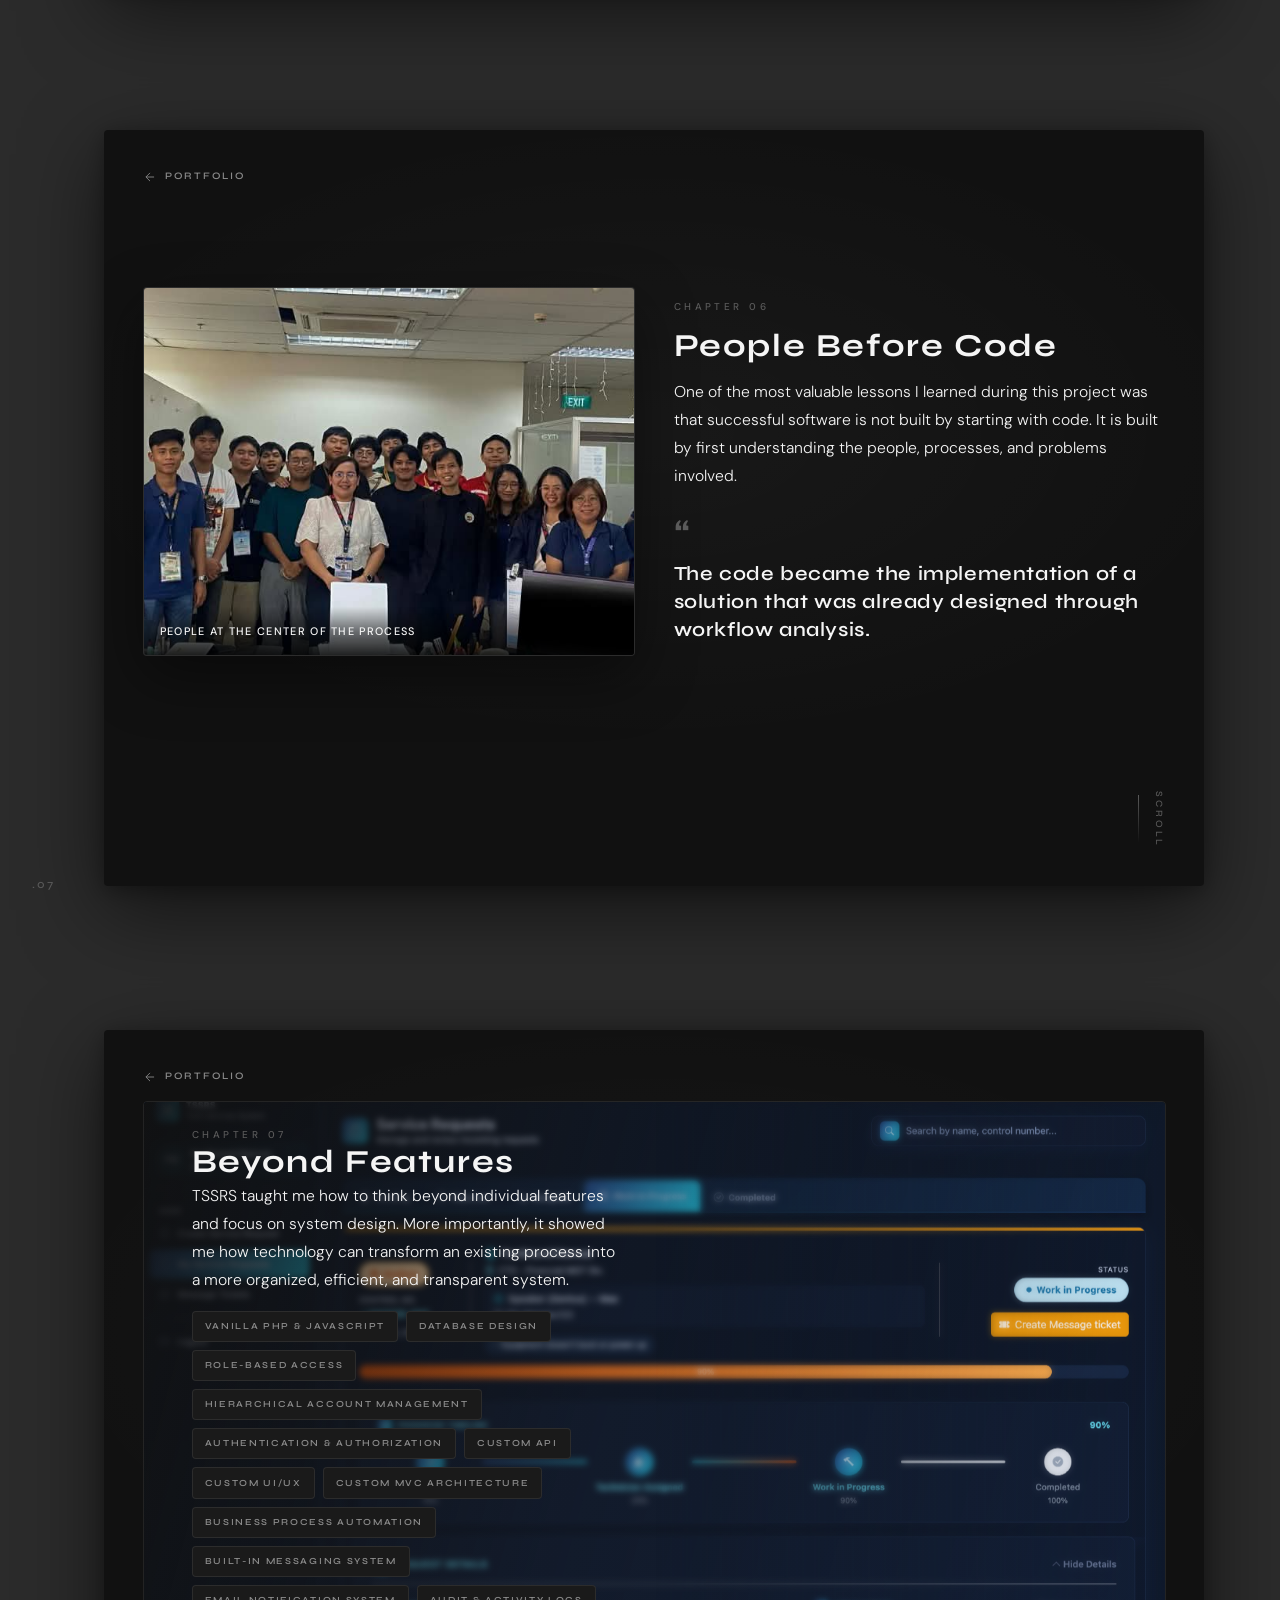
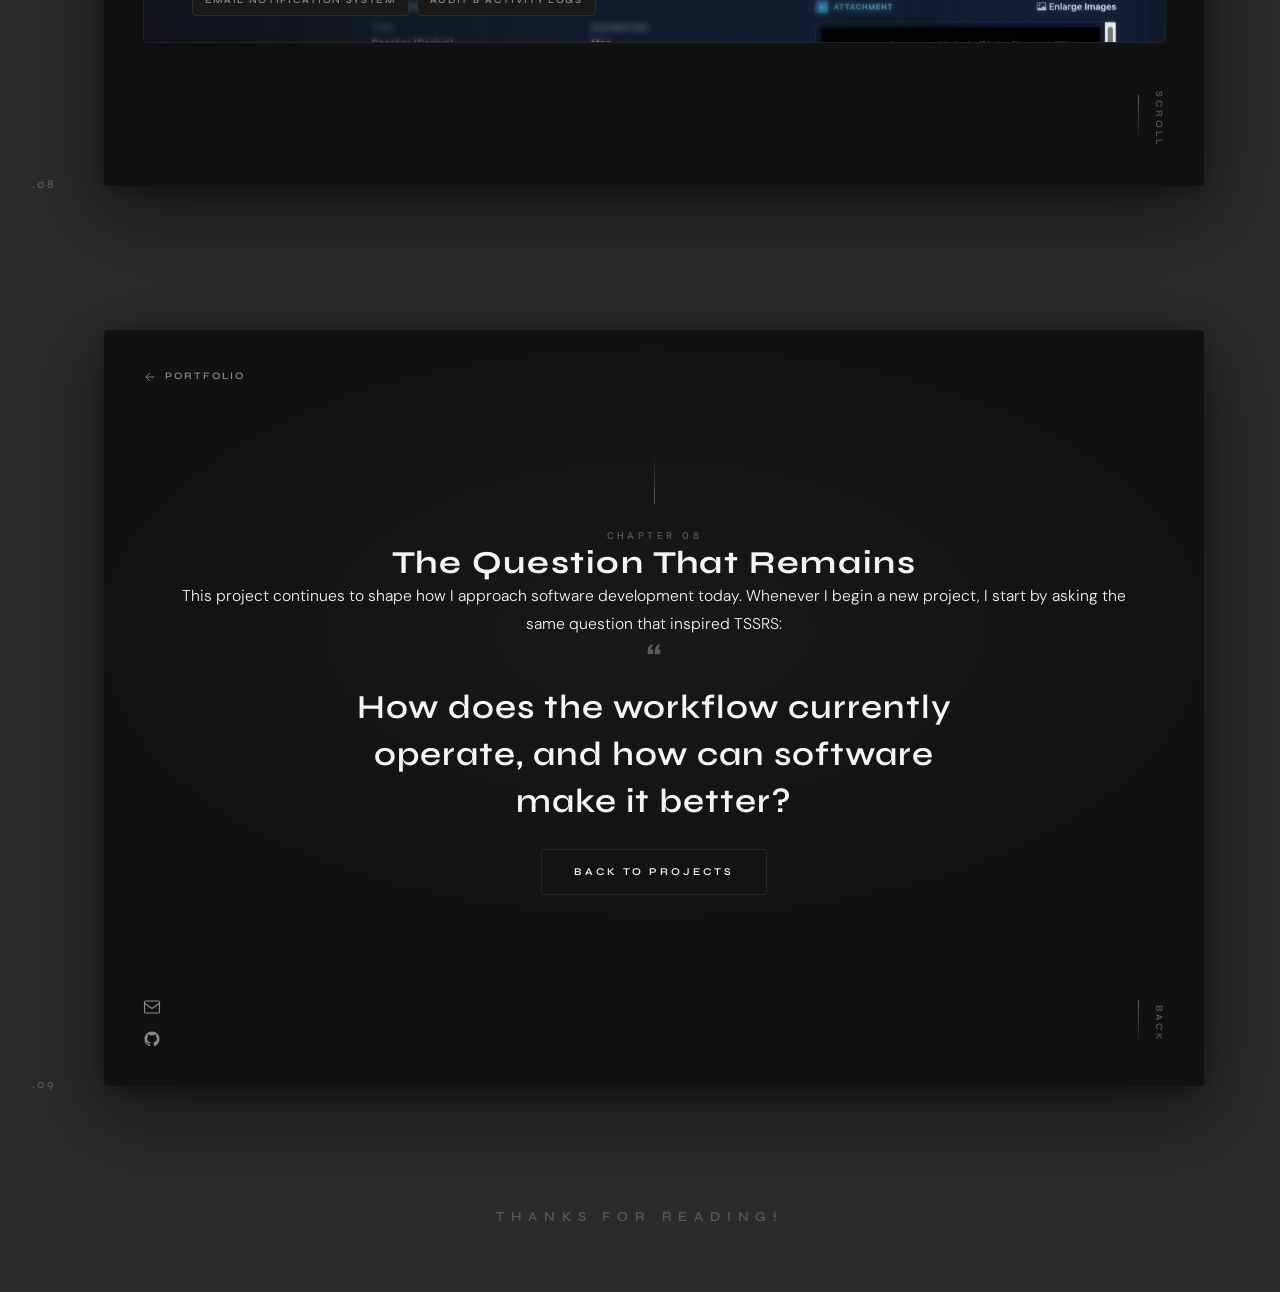
<file: info-tssrs.html>
<!DOCTYPE html>
<html lang="en">

<head>
  <meta charset="UTF-8">
  <meta name="viewport" content="width=device-width, initial-scale=1.0">
  <meta name="description"
    content="The story behind TSSRS — how a manual service request process at Iloilo City Hall became a digital workflow.">
  <title>TSSRS — Project Story | Tairo Garcia</title>
  <link rel="preconnect" href="https://fonts.googleapis.com">
  <link rel="preconnect" href="https://fonts.gstatic.com" crossorigin>
  <link
    href="https://fonts.googleapis.com/css2?family=DM+Sans:ital,opsz,wght@0,9..40,300;0,9..40,400;0,9..40,500;1,9..40,400&family=Syne:wght@400;500;600;700;800&display=swap"
    rel="stylesheet">
  <link rel="stylesheet" href="css/style.css">
  <link rel="stylesheet" href="css/info-story.css">
</head>

<body class="story-page">

  <canvas style="
      --gradient-color-1:#1a1a1a;
      --gradient-color-2:#1e1e1e;
      --gradient-color-3:#2b2b2b;
      --gradient-color-4:#3c3c3c;
    " id="gradient-canvas" data-transition-in>
  </canvas>

  <div class="page-grain" aria-hidden="true"></div>

  <div class="story-top-bar" aria-hidden="true">
    <div class="story-top-bar-inner">
      <span class="story-top-label">TSSRS Story · <span class="story-top-chapter">Introduction</span></span>
      <div class="story-top-progress">
        <div class="story-top-progress-fill"></div>
      </div>
    </div>
  </div>

  <nav class="story-progress" aria-label="Story progress">
    <a href="#chapter-01" class="story-progress-dot active" data-section="01" aria-label="Introduction"></a>
    <span class="story-progress-line" aria-hidden="true"></span>
    <a href="#chapter-01.1" class="story-progress-dot" data-section="01.1" aria-label="The Summary"></a>
    <span class="story-progress-line" aria-hidden="true"></span>
    <a href="#chapter-02" class="story-progress-dot" data-section="02" aria-label="The Observation"></a>
    <span class="story-progress-line" aria-hidden="true"></span>
    <a href="#chapter-03" class="story-progress-dot" data-section="03" aria-label="Workflow First"></a>
    <span class="story-progress-line" aria-hidden="true"></span>
    <a href="#chapter-04" class="story-progress-dot" data-section="04" aria-label="Mapping"></a>
    <span class="story-progress-line" aria-hidden="true"></span>
    <a href="#chapter-05" class="story-progress-dot" data-section="05" aria-label="Designing TSSRS"></a>
    <span class="story-progress-line" aria-hidden="true"></span>
    <a href="#chapter-06" class="story-progress-dot" data-section="06" aria-label="Built for Roles"></a>
    <span class="story-progress-line" aria-hidden="true"></span>
    <a href="#chapter-07" class="story-progress-dot" data-section="07" aria-label="People Before Code"></a>
    <span class="story-progress-line" aria-hidden="true"></span>
    <a href="#chapter-08" class="story-progress-dot" data-section="08" aria-label="Beyond Features"></a>
    <span class="story-progress-line" aria-hidden="true"></span>
    <a href="#chapter-09" class="story-progress-dot" data-section="09" aria-label="The Question"></a>
  </nav>

  <!-- .01 Introduction -->
  <section class="section-wrapper story-section" id="chapter-01" data-section="01">
    <span class="section-index">.01</span>
    <div class="card-panel card-panel--story card-panel--story-hero">
      <header class="panel-header">
        <a href="index.html" class="story-back-link" aria-label="Back to portfolio">
          <svg viewBox="0 0 24 24" fill="none" stroke="currentColor" stroke-width="1.5" aria-hidden="true">
            <path d="M19 12H5M12 19l-7-7 7-7" />
          </svg>
          Portfolio
        </a>
        <nav class="panel-nav" aria-label="Story navigation">
          <a href="#chapter-01" class="active">Story</a>
          <a href="index.html#projects">Projects</a>
        </nav>
      </header>

      <div class="story-hero-wrap">
        <div class="story-hero-copy">
          <p class="story-hero-eyebrow" data-reveal>Project Story</p>
          <p class="story-hero-subtitle" data-reveal style="--reveal-delay: 160ms">
            Technical Support Service Request System
          </p>
          <h1 class="story-hero-title" data-reveal style="--reveal-delay: 80ms">TSSRS</h1>
          <p class="story-hero-subtitle" style="font-size: 1.3rem;" data-reveal style="--reveal-delay: 160ms">
            Turning a Manual Service Request Process into a Digital Workflow
          </p>
          <div class="story-meta" data-reveal style="--reveal-delay: 240ms">
            <span>Iloilo City Hall</span>
            <span>2026 · OJT</span>
          </div>
          <div class="story-scroll-hint" data-reveal style="--reveal-delay: 320ms">
            <span class="story-scroll-hint-line"></span>
            Scroll to begin
          </div>
        </div>
        <div class="story-hero-visual" data-reveal style="--reveal-delay: 200ms">
          <img src="img/tssrs-1.png" style="transform: scale(1.05) translateY(-3rem);" alt="Presenting TSSRS at Iloilo City Hall DASMO office"
            data-parallax loading="eager">
          <span class="story-hero-visual-badge">DASMO · City Hall</span>
        </div>
      </div>

      <footer class="panel-footer">
        <div class="social-links" aria-label="Social links">
          <a href="mailto:raikongarcia@gmail.com" aria-label="Email">
            <svg viewBox="0 0 24 24" fill="none" stroke="currentColor" stroke-width="1.5">
              <rect x="2" y="4" width="20" height="16" rx="2" />
              <path d="M2 7l10 7 10-7" />
            </svg>
          </a>
          <a href="https://github.com/RaitoKon" target="_blank" rel="noopener noreferrer" aria-label="GitHub">
            <svg viewBox="0 0 24 24" fill="currentColor">
              <path
                d="M12 2C6.477 2 2 6.484 2 12.021c0 4.428 2.865 8.184 6.839 9.504.5.092.682-.217.682-.483 0-.237-.008-.868-.013-1.703-2.782.605-3.369-1.343-3.369-1.343-.454-1.158-1.11-1.466-1.11-1.466-.908-.62.069-.608.069-.608 1.003.07 1.531 1.032 1.531 1.032.892 1.53 2.341 1.088 2.91.832.092-.647.35-1.088.636-1.338-2.22-.253-4.555-1.113-4.555-4.951 0-1.093.39-1.988 1.029-2.688-.103-.253-.446-1.272.098-2.65 0 0 .84-.27 2.75 1.026A9.564 9.564 0 0112 6.844c.85.004 1.705.115 2.504.337 1.909-1.296 2.747-1.027 2.747-1.027.546 1.379.202 2.398.1 2.651.64.7 1.028 1.595 1.028 2.688 0 3.848-2.339 4.695-4.566 4.943.359.309.678.92.678 1.855 0 1.338-.012 2.419-.012 2.747 0 .268.18.58.688.482A10.019 10.019 0 0022 12.021C22 6.484 17.522 2 12 2z" />
            </svg>
          </a>
        </div>
        <a href="#chapter-01.1" class="scroll-indicator" aria-label="Continue reading">
          <span class="scroll-line"></span>
          <span class="scroll-text">Scroll</span>
        </a>
      </footer>
    </div>
  </section>

   <!-- .01.1 The Summary -->
   <section class="section-wrapper story-section" id="chapter-01.1" data-section="01.1">
    <span class="section-index">.01.1</span>
    <div class="card-panel card-panel--story" style="min-height: auto; max-width: 40rem;">
      <header class="panel-header">
        <a href="index.html" class="story-back-link" aria-label="Back to portfolio">
          <svg viewBox="0 0 24 24" fill="none" stroke="currentColor" stroke-width="1.5" aria-hidden="true">
            <path d="M19 12H5M12 19l-7-7 7-7" />
          </svg>
          Portfolio
        </a>
      </header>

      <div style="margin-top: 7rem;">
        <div class="story-copy">
          <p class="story-chapter-label" data-reveal>The Summary</p>
          <h2 class="story-chapter-title" data-reveal style="--reveal-delay: 60ms">What is TSSRS?</h2>      
          <p class="story-body" data-reveal style="--reveal-delay: 120ms">
            The Technical Support Service Request System (TSSRS) is a web-based platform
            developed for the Iloilo City Government to streamline the management of
            technical support requests. It enables every offices accross the City Hall to submit and track service
            requests while allowing administrators and technicians to efficiently assign,
            monitor, and resolve reported issues through a centralized workflow.
          </p>

          <p class="story-body" data-reveal style="--reveal-delay: 180ms">
            By replacing manual processes with a digital system, TSSRS improves
            communication, accountability, and response times while providing organized
            records that help the City Management Information Systems Office deliver
            faster and more reliable technical support.
          </p>
        </div>      
        </div>

        <footer class="panel-footer" style="margin-top: 5rem;">
          <div class="social-links" aria-hidden="true"></div>
          <a href="#chapter-02" class="scroll-indicator" aria-label="Continue reading">
            <span class="scroll-line"></span>
            <span class="scroll-text">Scroll</span>
          </a>
        </footer>
      </div>
    </div>
  </section>

  <!-- .02 The Observation -->
  <section class="section-wrapper story-section" id="chapter-02" data-section="02">
    <span class="section-index">.02</span>
    <div class="card-panel card-panel--story">
      <header class="panel-header">
        <a href="index.html" class="story-back-link" aria-label="Back to portfolio">
          <svg viewBox="0 0 24 24" fill="none" stroke="currentColor" stroke-width="1.5" aria-hidden="true">
            <path d="M19 12H5M12 19l-7-7 7-7" />
          </svg>
          Portfolio
        </a>
      </header>

      <div class="story-body-grid">
        <div class="story-copy">
          <p class="story-chapter-label" data-reveal>Chapter 01</p>
          <h2 class="story-chapter-title" data-reveal style="--reveal-delay: 60ms">More Than a Software Project</h2>
          <p class="story-body" data-reveal style="--reveal-delay: 120ms">
            TSSRS began as more than just a software development project assigned by the office to work on. It is a start of
            curating my own thinking process in creating worlflows. An office where some processes and its workflow relies heavily on manual tracking, communication, and paperwork.
          </p>
          <p class="story-body" data-reveal style="--reveal-delay: 180ms">
            While the workflow itself was functional, monitoring requests, assigning responsibilities, and
            generating reports required significant effort and coordination.
          </p>
        </div>
        <div class="story-visual" data-reveal style="--reveal-delay: 200ms">
          <img src="img/tssrs-story-team.png" style="transform: scale(1.05)" alt="Team discussion during workflow analysis at City Hall"
            data-parallax loading="lazy">
          <span class="story-visual-caption">Understanding the process first</span>
        </div>
      </div>

      <footer class="panel-footer">
        <div class="social-links" aria-hidden="true"></div>
        <a href="#chapter-03" class="scroll-indicator" aria-label="Continue reading">
          <span class="scroll-line"></span>
          <span class="scroll-text">Scroll</span>
        </a>
      </footer>
    </div>
  </section>

  <!-- .03 Workflow First -->
  <section class="section-wrapper story-section" id="chapter-03" data-section="03">
    <span class="section-index">.03</span>
    <div class="card-panel card-panel--story">
      <header class="panel-header">
        <a href="index.html" class="story-back-link" aria-label="Back to portfolio">
          <svg viewBox="0 0 24 24" fill="none" stroke="currentColor" stroke-width="1.5" aria-hidden="true">
            <path d="M19 12H5M12 19l-7-7 7-7" />
          </svg>
          Portfolio
        </a>
      </header>

      <div class="story-quote-break">
        <p class="story-chapter-label" data-reveal>Chapter 02</p>
        <h2 class="story-chapter-title" data-reveal style="--reveal-delay: 60ms">A Workflow Problem</h2>
        <p class="story-pullquote story-pullquote--large" data-reveal style="--reveal-delay: 140ms">
          Rather than viewing the situation as a programming challenge, I approached it as a workflow problem.
        </p>
      </div>

      <footer class="panel-footer">
        <div class="social-links" aria-hidden="true"></div>
        <a href="#chapter-04" class="scroll-indicator" aria-label="Continue reading">
          <span class="scroll-line"></span>
          <span class="scroll-text">Scroll</span>
        </a>
      </footer>
    </div>
  </section>

  <!-- .04 Mapping the System -->
  <section class="section-wrapper story-section" id="chapter-04" data-section="04">
    <span class="section-index">.04</span>
    <div class="card-panel card-panel--story">
      <header class="panel-header">
        <a href="index.html" class="story-back-link" aria-label="Back to portfolio">
          <svg viewBox="0 0 24 24" fill="none" stroke="currentColor" stroke-width="1.5" aria-hidden="true">
            <path d="M19 12H5M12 19l-7-7 7-7" />
          </svg>
          Portfolio
        </a>
      </header>

      <div class="story-body-grid story-body-grid--reverse">
        <div class="story-copy">
          <p class="story-chapter-label" data-reveal>Chapter 03</p>
          <h2 class="story-chapter-title" data-reveal style="--reveal-delay: 60ms">Mapping the System</h2>
          <p class="story-body" data-reveal style="--reveal-delay: 120ms">
            My first step was understanding how requests moved through the organization. I identified the
            different people involved, their responsibilities, and the information they needed at each stage
            of the process. I began tracing the journey of a request.
          </p>
          <p class="story-body" data-reveal style="--reveal-delay: 120ms">"Who creates it?"</p>
          <p class="story-body" data-reveal style="--reveal-delay: 120ms">"Who reviews it?"</p>
          <p class="story-body" data-reveal style="--reveal-delay: 120ms">"Who acts on it?"</p>
          <p class="story-body" data-reveal style="--reveal-delay: 120ms">"Who reports on it?"</p>
          <p class="story-body" data-reveal style="--reveal-delay: 300ms">The more I mapped the workflow, the more I realized I wasn't designing screens.</p>
          <p class="story-body" data-reveal style="--reveal-delay: 300ms">I was designing a system of responsibilities.</p>
          <p class="story-body" data-reveal style="--reveal-delay: 300ms">
            I mapped how a request was created, reviewed, assigned, completed, and eventually reported. This
            helped me see the workflow as a system rather than a collection of individual tasks.
          </p>
          <div class="workflow-track" aria-label="Request lifecycle">
            <div class="workflow-step" style="--step-delay: 300ms">
              <span class="workflow-step-label">Create</span>
            </div>
            <div class="workflow-step" style="--step-delay: 380ms">
              <span class="workflow-step-label">Review</span>
            </div>
            <div class="workflow-step" style="--step-delay: 460ms">
              <span class="workflow-step-label">Assign</span>
            </div>
            <div class="workflow-step" style="--step-delay: 460ms">
              <span class="workflow-step-label">Repair</span>
            </div>
            <div class="workflow-step" style="--step-delay: 540ms">
              <span class="workflow-step-label">Complete</span>
            </div>
            <div class="workflow-step" style="--step-delay: 620ms">
              <span class="workflow-step-label">Report</span>
            </div>
          </div>
        </div>
        <div class="story-visual story-visual--tall" data-reveal style="--reveal-delay: 200ms">
          <img src="img/tssrs-story-presentation.png" alt="Service request workflow projected during system walkthrough"
            data-parallax loading="eager">
          <span class="story-visual-caption">The workflow, visualized</span>
        </div>
      </div>

      <footer class="panel-footer">
        <div class="social-links" aria-hidden="true"></div>
        <a href="#chapter-05" class="scroll-indicator" aria-label="Continue reading">
          <span class="scroll-line"></span>
          <span class="scroll-text">Scroll</span>
        </a>
      </footer>
    </div>
  </section>

  <!-- .05 Designing TSSRS -->
  <section class="section-wrapper story-section" id="chapter-05" data-section="05">
    <span class="section-index">.05</span>
    <div class="card-panel card-panel--story">
      <header class="panel-header">
        <a href="index.html" class="story-back-link" aria-label="Back to portfolio">
          <svg viewBox="0 0 24 24" fill="none" stroke="currentColor" stroke-width="1.5" aria-hidden="true">
            <path d="M19 12H5M12 19l-7-7 7-7" />
          </svg>
          Portfolio
        </a>
      </header>

      <div class="story-cinematic" data-reveal>
        <img src="img/tssrs-story-demo.png" alt="TSSRS dashboard demo on laptop during office presentation"
          data-parallax loading="lazy">
        <div class="story-cinematic-overlay"></div>
        <div class="story-cinematic-content">
          <p class="story-chapter-label" style="color: white;" data-reveal>Chapter 04</p>
          <h2 class="story-chapter-title" data-reveal style="--reveal-delay: 80ms">Designing TSSRS</h2>
          <p class="story-body" data-reveal style="--reveal-delay: 160ms">
            From that analysis, I designed TSSRS — the Technical Support Service Request System — a web-based
            platform that centralizes service request management into a single web application.
          </p>
        </div>
      </div>

      <footer class="panel-footer">
        <div class="social-links" aria-hidden="true"></div>
        <a href="#chapter-06" class="scroll-indicator" aria-label="Continue reading">
          <span class="scroll-line"></span>
          <span class="scroll-text">Scroll</span>
        </a>
      </footer>
    </div>
  </section>

  <!-- .06 Built for Roles -->
  <section class="section-wrapper story-section" id="chapter-06" data-section="06">
    <span class="section-index">.06</span>
    <div class="card-panel card-panel--story">
      <header class="panel-header">
        <a href="index.html" class="story-back-link" aria-label="Back to portfolio">
          <svg viewBox="0 0 24 24" fill="none" stroke="currentColor" stroke-width="1.5" aria-hidden="true">
            <path d="M19 12H5M12 19l-7-7 7-7" />
          </svg>
          Portfolio
        </a>
      </header>

      <div class="story-body-grid">
        <div class="story-copy">
          <p class="story-chapter-label" data-reveal>Chapter 05</p>
          <h2 class="story-chapter-title" data-reveal style="--reveal-delay: 60ms">Built for Every Role</h2>
          <p class="story-body" data-reveal style="--reveal-delay: 120ms">
            The system allows users to submit requests, track their progress, assign technicians, update request
            statuses, and generate reports.
          </p>
          <p class="story-body" data-reveal style="--reveal-delay: 180ms">
            Different user roles were implemented so each participant in the workflow could access the tools and
            information relevant to their responsibilities.
          </p>
          <div class="story-features" data-reveal style="--reveal-delay: 240ms">
            <div class="story-feature tooltip" tabindex="0">
              <div class="story-feature-icon">01</div>
              <div class="story-feature-text">Submit Requests</div>
              <span class="tooltiptext" role="tooltip">
                <span class="tooltip-roles"><span class="tooltip-role">Users</span></span>
                <span class="tooltip-desc">Submit a service request through the portal for any device repair.</span>
              </span>
            </div>
            <div class="story-feature tooltip" tabindex="0">
              <div class="story-feature-icon">02</div>
              <div class="story-feature-text">Track Progress</div>
              <span class="tooltiptext" role="tooltip">
                <span class="tooltip-roles">
                  <span class="tooltip-role">Users</span>
                  <span class="tooltip-role">Admin</span>
                  <span class="tooltip-role">Technician</span>
                </span>
                <span class="tooltip-desc">Follow a request's status in real time from submission to assignment to resolution. Each role sees only the tools and data relevant to their responsibilities. </span>
              </span>
            </div>
            <div class="story-feature tooltip" tabindex="0">
              <div class="story-feature-icon">03</div>
              <div class="story-feature-text">Assign Technicians</div>
              <span class="tooltiptext" role="tooltip">
                <span class="tooltip-roles"><span class="tooltip-role">Admin</span></span>
                <span class="tooltip-desc">Route incoming requests to the right technician based on workload, availability, and skill.</span>
              </span>
            </div>
            <div class="story-feature tooltip" tabindex="0">
              <div class="story-feature-icon">04</div>
              <div class="story-feature-text">Update Statuses</div>
              <span class="tooltiptext" role="tooltip">
                <span class="tooltip-roles"><span class="tooltip-role">Technician</span></span>
                <span class="tooltip-desc">Technicians log progress, updates, and issues so requesters and admins always see the current state. Technicians can also message users directly through the <b>Built-In Messaging System</b>.</span>
              </span>
            </div>
            <div class="story-feature tooltip" tabindex="0">
              <div class="story-feature-icon">05</div>
              <div class="story-feature-text">Generate Reports</div>
              <span class="tooltiptext" role="tooltip">
                <span class="tooltip-roles"><span class="tooltip-role">Admin</span></span>
                <span class="tooltip-desc">Every service request feeds detailed volume, turnaround time, and technician resolution data into the dashboard for reporting.</span>
              </span>
            </div>
            <div class="story-feature tooltip" tabindex="0">
              <div class="story-feature-icon">06</div>
              <div class="story-feature-text">Equipment Return and Completion</div>
              <span class="tooltiptext" role="tooltip">
                <span class="tooltip-roles">
                  <span class="tooltip-role">Users</span>
                  <span class="tooltip-role">Admin</span>
                </span>
                <span class="tooltip-desc">Administrators will notify users for service request completion and process the returning of the equipment.</span>
              </span>
            </div>
          </div>
        </div>
        <div class="story-visual" data-reveal style="--reveal-delay: 200ms">
          <img src="img/tssrs-story-erd.png" style="object-fit: cover; object-position: center; transform: scale(2);" alt="TSSRS admin dashboard showing request pipeline and metrics"
            data-parallax loading="lazy">
          <span class="story-visual-caption">Designing TSSRS</span>
        </div>
      </div>

      <footer class="panel-footer">
        <div class="social-links" aria-hidden="true"></div>
        <a href="#chapter-07" class="scroll-indicator" aria-label="Continue reading">
          <span class="scroll-line"></span>
          <span class="scroll-text">Scroll</span>
        </a>
      </footer>
    </div>
  </section>

  <!-- .07 People Before Code -->
  <section class="section-wrapper story-section" id="chapter-07" data-section="07">
    <span class="section-index">.07</span>
    <div class="card-panel card-panel--story">
      <header class="panel-header">
        <a href="index.html" class="story-back-link" aria-label="Back to portfolio">
          <svg viewBox="0 0 24 24" fill="none" stroke="currentColor" stroke-width="1.5" aria-hidden="true">
            <path d="M19 12H5M12 19l-7-7 7-7" />
          </svg>
          Portfolio
        </a>
      </header>

      <div class="story-body-grid story-body-grid--reverse">
        <div class="story-copy">
          <p class="story-chapter-label" data-reveal>Chapter 06</p>
          <h2 class="story-chapter-title" data-reveal style="--reveal-delay: 60ms">People Before Code</h2>
          <p class="story-body" data-reveal style="--reveal-delay: 120ms">
            One of the most valuable lessons I learned during this project was that successful software is not
            built by starting with code. It is built by first understanding the people, processes, and problems
            involved.
          </p>
          <p class="story-pullquote" data-reveal style="--reveal-delay: 200ms">
            The code became the implementation of a solution that was already designed through workflow analysis.
          </p>
        </div>
        <div class="story-visual" data-reveal style="--reveal-delay: 180ms">
          <img src="img/tssrs-story-people.JPEG" style="transform: scale(1.5);" alt="Team collaborating on requirements and workflow design"
            data-parallax loading="lazy">
          <span class="story-visual-caption">People at the center of the process</span>
        </div>
      </div>

      <footer class="panel-footer">
        <div class="social-links" aria-hidden="true"></div>
        <a href="#chapter-08" class="scroll-indicator" aria-label="Continue reading">
          <span class="scroll-line"></span>
          <span class="scroll-text">Scroll</span>
        </a>
      </footer>
    </div>
  </section>

  <!-- .08 Beyond Features -->
  <section class="section-wrapper story-section" id="chapter-08" data-section="08">
    <span class="section-index">.08</span>
    <div class="card-panel card-panel--story">
      <header class="panel-header">
        <a href="index.html" class="story-back-link" aria-label="Back to portfolio">
          <svg viewBox="0 0 24 24" fill="none" stroke="currentColor" stroke-width="1.5" aria-hidden="true">
            <path d="M19 12H5M12 19l-7-7 7-7" />
          </svg>
          Portfolio
        </a>
      </header>

      <div class="story-cinematic" data-reveal>
        <img src="img/tssrs-5.png" alt="Presenting TSSRS service request workflow to stakeholders"
          data-parallax loading="lazy">
        <div class="story-cinematic-blur"></div>
        <div class="story-cinematic-overlay"></div>
        <div class="story-cinematic-content">
          <p class="story-chapter-label" data-reveal>Chapter 07</p>
          <h2 class="story-chapter-title" data-reveal style="--reveal-delay: 80ms">Beyond Features</h2>
          <p class="story-body" data-reveal style="--reveal-delay: 160ms">
            TSSRS taught me how to think beyond individual features and focus on system design. More importantly,
            it showed me how technology can transform an existing process into a more organized, efficient, and
            transparent system.
          </p>
          <div class="story-tags">
            <span class="story-tag" style="--tag-delay: 200ms">Vanilla PHP & JavaScript</span>
            <span class="story-tag" style="--tag-delay: 440ms">Database Design</span>
            <span class="story-tag" style="--tag-delay: 200ms">Role-based Access</span>
            <span class="story-tag" style="--tag-delay: 260ms">Hierarchical Account Management</span>
            <span class="story-tag" style="--tag-delay: 260ms">Authentication & Authorization</span>
            <span class="story-tag" style="--tag-delay: 320ms">Custom API</span>
            <span class="story-tag" style="--tag-delay: 380ms">Custom UI/UX</span>
            <span class="story-tag" style="--tag-delay: 440ms">Custom MVC Architecture</span>
            <span class="story-tag" style="--tag-delay: 440ms">Business Process Automation</span>
            <span class="story-tag" style="--tag-delay: 440ms">Built-in Messaging System</span>
            <span class="story-tag" style="--tag-delay: 440ms">Email Notification System</span>
            <span class="story-tag" style="--tag-delay: 440ms">Audit & Activity Logs</span>
          </div>
        </div>
      </div>

      <footer class="panel-footer">
        <div class="social-links" aria-hidden="true"></div>
        <a href="#chapter-09" class="scroll-indicator" aria-label="Continue reading">
          <span class="scroll-line"></span>
          <span class="scroll-text">Scroll</span>
        </a>
      </footer>
    </div>
  </section>

  <!-- .09 The Question -->
  <section class="section-wrapper story-section" id="chapter-09" data-section="09">
    <span class="section-index">.09</span>
    <div class="card-panel card-panel--story">
      <header class="panel-header">
        <a href="index.html" class="story-back-link" aria-label="Back to portfolio">
          <svg viewBox="0 0 24 24" fill="none" stroke="currentColor" stroke-width="1.5" aria-hidden="true">
            <path d="M19 12H5M12 19l-7-7 7-7" />
          </svg>
          Portfolio
        </a>
      </header>

      <div class="story-quote-break">
        <p class="story-chapter-label" data-reveal>Chapter 08</p>
        <h2 class="story-chapter-title" data-reveal style="--reveal-delay: 60ms">The Question That Remains</h2>
        <p class="story-body" data-reveal style="--reveal-delay: 120ms">
          This project continues to shape how I approach software development today. Whenever I begin a new
          project, I start by asking the same question that inspired TSSRS:
        </p>
        <p class="story-pullquote story-pullquote--large" data-reveal style="--reveal-delay: 200ms">
          How does the workflow currently operate, and how can software make it better?
        </p>
        <div class="story-cta" data-reveal style="--reveal-delay: 320ms">
          <a href="index.html#projects" class="btn-outline">Back to Projects</a>
        </div>
      </div>

      <footer class="panel-footer">
        <div class="social-links" aria-label="Social links">
          <a href="mailto:raikongarcia@gmail.com" aria-label="Email">
            <svg viewBox="0 0 24 24" fill="none" stroke="currentColor" stroke-width="1.5">
              <rect x="2" y="4" width="20" height="16" rx="2" />
              <path d="M2 7l10 7 10-7" />
            </svg>
          </a>
          <a href="https://github.com/RaitoKon" target="_blank" rel="noopener noreferrer" aria-label="GitHub">
            <svg viewBox="0 0 24 24" fill="currentColor">
              <path
                d="M12 2C6.477 2 2 6.484 2 12.021c0 4.428 2.865 8.184 6.839 9.504.5.092.682-.217.682-.483 0-.237-.008-.868-.013-1.703-2.782.605-3.369-1.343-3.369-1.343-.454-1.158-1.11-1.466-1.11-1.466-.908-.62.069-.608.069-.608 1.003.07 1.531 1.032 1.531 1.032.892 1.53 2.341 1.088 2.91.832.092-.647.35-1.088.636-1.338-2.22-.253-4.555-1.113-4.555-4.951 0-1.093.39-1.988 1.029-2.688-.103-.253-.446-1.272.098-2.65 0 0 .84-.27 2.75 1.026A9.564 9.564 0 0112 6.844c.85.004 1.705.115 2.504.337 1.909-1.296 2.747-1.027 2.747-1.027.546 1.379.202 2.398.1 2.651.64.7 1.028 1.595 1.028 2.688 0 3.848-2.339 4.695-4.566 4.943.359.309.678.92.678 1.855 0 1.338-.012 2.419-.012 2.747 0 .268.18.58.688.482A10.019 10.019 0 0022 12.021C22 6.484 17.522 2 12 2z" />
            </svg>
          </a>
        </div>
        <a href="index.html#projects" class="scroll-indicator" aria-label="Back to projects">
          <span class="scroll-line"></span>
          <span class="scroll-text">Back</span>
        </a>
      </footer>
    </div>
  </section>

  <footer class="page-footer">
    <p>Thanks for reading!</p>
  </footer>

  <style>
    #gradient-canvas {
      position: fixed;
      top: 0;
      left: 0;
      width: 100%;
      height: 100%;
      z-index: 0;
      pointer-events: none;
    }
  </style>
  <script src="js/minigl.js"></script>
  <script>
    const gradient = new Gradient();
    gradient.initGradient('#gradient-canvas');
  </script>
  <script src="js/info-story.js"></script>
  <script
    async
    src="https://www.googletagmanager.com/gtag/js?id=G-YYFXS88009"
  ></script>
  <script>
    window.dataLayer = window.dataLayer || [];
    function gtag() {
      dataLayer.push(arguments);
    }
    gtag("js", new Date());

    gtag("config", "G-YYFXS88009");
  </script>
</body>

</html>
</file>
<file: css/style.css>
/* ============================================
   Tairo Garcia Portfolio — Dark Minimal Theme
   ============================================ */

:root {
  --bg-outer: #2b2b2b;
  --bg-card: #111111;
  --bg-elevated: #1a1a1a;
  --bg-input: #0d0d0d;
  --text-primary: #f5f5f5;
  --text-secondary: #8a8a8a;
  --text-muted: #5a5a5a;
  --border-subtle: rgba(255, 255, 255, 0.08);
  --border-focus: rgba(255, 255, 255, 0.35);
  --shadow-card: 0 24px 80px rgba(0, 0, 0, 0.55), 0 4px 20px rgba(0, 0, 0, 0.3);
  --shadow-form: 0 12px 40px rgba(0, 0, 0, 0.4);
  --font-display: 'Syne', sans-serif;
  --font-body: 'DM Sans', sans-serif;
  --ease-out: cubic-bezier(0.22, 1, 0.36, 1);
  --section-gap: clamp(2rem, 5vw, 4rem);
  --card-radius: 4px;
  --transition: 0.35s var(--ease-out);
}

*,
*::before,
*::after {
  box-sizing: border-box;
  margin: 0;
  padding: 0;
}

html {
  scroll-behavior: smooth;
  font-size: 16px;
}

body {
  font-family: var(--font-body);
  background: var(--bg-outer);
  color: var(--text-primary);
  line-height: 1.6;
  overflow-x: hidden;
  -webkit-font-smoothing: antialiased;
}

#gradient-canvas {
  position: fixed;
  top: 0;
  left: 0;
  width: 100vw;
  height: 100dvh;
  pointer-events: none;
  z-index: 999;
  background: lightgrey;
}

.hp-field {
  position: absolute;
  left: -9999px;
}

a {
  color: inherit;
  text-decoration: none;
}

button {
  font-family: inherit;
  cursor: pointer;
  border: none;
  background: none;
}

img,
svg {
  display: block;
  max-width: 100%;
}

/* Grain overlay */
.page-grain {
  position: fixed;
  inset: 0;
  pointer-events: none;
  z-index: 9999;
  opacity: 0.035;
  background-image: url("data:image/svg+xml,%3Csvg viewBox='0 0 256 256' xmlns='http://www.w3.org/2000/svg'%3E%3Cfilter id='n'%3E%3CfeTurbulence type='fractalNoise' baseFrequency='0.85' numOctaves='4' stitchTiles='stitch'/%3E%3C/filter%3E%3Crect width='100%25' height='100%25' filter='url(%23n)'/%3E%3C/svg%3E");
}

/* Section layout */
.section-wrapper {
  position: relative;
  min-height: 100vh;
  min-height: 100dvh;
  display: flex;
  align-items: center;
  justify-content: center;
  padding: var(--section-gap) clamp(1.5rem, 4vw, 3rem);
  padding-left: clamp(3rem, 6vw, 5rem);
}

.section-index {
  position: absolute;
  left: clamp(1rem, 3vw, 2rem);
  bottom: var(--section-gap);
  font-family: var(--font-display);
  font-size: 0.75rem;
  font-weight: 500;
  letter-spacing: 0.15em;
  color: var(--text-muted);
  user-select: none;
}

/* Card panel */
.card-panel {
  position: relative;
  width: 100%;
  max-width: 1100px;
  min-height: clamp(520px, 82vh, 720px);
  background: var(--bg-card);
  border-radius: var(--card-radius);
  box-shadow: var(--shadow-card);
  display: flex;
  flex-direction: column;
  padding: clamp(1.5rem, 3vw, 2.5rem);
  overflow: hidden;
  opacity: 0;
  transform: translateY(32px);
  transition: opacity 0.8s var(--ease-out), transform 0.8s var(--ease-out);
}

.card-panel.visible {
  opacity: 1;
  transform: translateY(0);
}

.card-panel::before {
  content: '';
  position: absolute;
  inset: 0;
  background: radial-gradient(ellipse 80% 60% at 50% 40%, rgba(255, 255, 255, 0.03) 0%, transparent 70%);
  pointer-events: none;
}

/* Header */
.panel-header {
  display: flex;
  align-items: flex-start;
  justify-content: space-between;
  position: relative;
  z-index: 2;
}

.logo {
  display: flex;
  flex-direction: column;
  line-height: 1;
  font-family: var(--font-display);
  font-weight: 700;
  font-size: 0.85rem;
  letter-spacing: 0.2em;
  transition: opacity var(--transition);
}

.logo:hover {
  opacity: 0.7;
}

.logo-line {
  display: block;
  font-size: 1.25rem;
  font-weight: 600;
  font-family: var(--font-display);
  letter-spacing: 1em;
  text-transform: uppercase;
  color: var(--text-primary);
}

.logo-line img {
  width: 3em;
  height: auto;
  display: block;
}

.panel-nav {
  display: flex;
  gap: clamp(1.5rem, 4vw, 3rem);
}

.panel-nav a {
  font-family: var(--font-display);
  font-size: 0.7rem;
  font-weight: 600;
  letter-spacing: 0.25em;
  text-transform: uppercase;
  color: var(--text-secondary);
  transition: color var(--transition);
  position: relative;
}

.panel-nav a::after {
  content: '';
  position: absolute;
  bottom: -4px;
  left: 0;
  width: 0;
  height: 1px;
  background: var(--text-primary);
  transition: width var(--transition);
}

.panel-nav a:hover,
.panel-nav a.active {
  color: var(--text-primary);
}

.panel-nav a:hover::after,
.panel-nav a.active::after {
  width: 100%;
}

/* Footer within card */
.panel-footer {
  display: flex;
  align-items: flex-end;
  justify-content: space-between;
  margin-top: auto;
  padding-top: 2rem;
  position: relative;
  z-index: 2;
}

.social-links {
  display: flex;
  flex-direction: column;
  gap: 0.85rem;
}

.social-links a {
  width: 18px;
  height: 18px;
  color: var(--text-secondary);
  transition: color var(--transition), transform var(--transition);
}

.social-links a:hover {
  color: var(--text-primary);
  transform: translateX(2px);
}

.scroll-indicator {
  display: flex;
  align-items: center;
  gap: 0.75rem;
  color: var(--text-muted);
  transition: color var(--transition);
}

.scroll-indicator:hover {
  color: var(--text-secondary);
}

.scroll-line {
  width: 1px;
  height: 48px;
  background: linear-gradient(to bottom, var(--text-muted), transparent);
  animation: scrollPulse 2s ease-in-out infinite;
}

.scroll-text {
  writing-mode: vertical-rl;
  font-family: var(--font-display);
  font-size: 0.6rem;
  font-weight: 500;
  letter-spacing: 0.3em;
  text-transform: uppercase;
}


@keyframes scrollPulse {

  0%,
  100% {
    opacity: 0.4;
    transform: scaleY(1);
  }

  50% {
    opacity: 1;
    transform: scaleY(1.1);
  }
}

/* ============================================
   Hero
   ============================================ */
#hero .card-panel::after {
  content: '';
  position: absolute;
  inset: 0;
  background-image:
    linear-gradient(to right, rgba(255, 255, 255, 0.045) 1px, transparent 1px),
    linear-gradient(to bottom, rgba(255, 255, 255, 0.045) 1px, transparent 1px);
  background-size: 32px 32px;
  background-position: center center;
  mask-image: radial-gradient(circle at 50% 50%, black 20%, transparent 75%);
  -webkit-mask-image: radial-gradient(circle at 50% 50%, black 20%, transparent 75%);
  pointer-events: none;
  z-index: 1;
}

.hero-content {
  flex: 1;
  display: flex;
  flex-direction: column;
  align-items: center;
  justify-content: center;
  text-align: center;
  padding: 2rem 1rem;
  position: relative;
  z-index: 2;
}

.hero-eyebrow {
  font-size: 0.7rem;
  font-weight: 500;
  letter-spacing: 0.35em;
  text-transform: uppercase;
  color: var(--text-muted);
  margin-bottom: 1.5rem;
}

.hero-title {
  font-family: var(--font-display);
  font-size: clamp(4rem, 14vw, 9rem);
  font-weight: 800;
  letter-spacing: 0.08em;
  line-height: 0.95;
  margin-bottom: 0.75rem;

  background: linear-gradient(90deg,
      #b8b8b8 0%,
      #e0e0e0 20%,
      #ffffff 50%,
      #e0e0e0 80%,
      #b8b8b8 100%);

  background-size: 50% 100%;

  -webkit-background-clip: text;
  background-clip: text;
  color: transparent;

  animation:
    titleReveal 2s ease forwards,
    metallicShine 2s cubic-bezier(0.22, 1, 0.36, 1) 2s forwards,
    glow 10s linear infinite 4s;
}

/* Initial appearance + glow burst */
@keyframes titleReveal {
  0% {
    opacity: 0;
    transform: translateY(15px);
    filter: brightness(0.5);
  }

  50% {
    opacity: 1;

    filter: brightness(3);

    text-shadow:
      0 0 10px rgba(255, 255, 255, .8),
      0 0 20px rgba(255, 255, 255, .6),
      0 0 40px rgba(255, 255, 255, .4),
      0 0 80px rgba(255, 255, 255, .2);
  }

  100% {
    opacity: 1;
    transform: translateY(0);
    filter: brightness(1);
    text-shadow: none;
  }
}

/* Metallic highlight moving inside text */
@keyframes metallicShine {
  0% {
    background-position: -300% center;
  }

  100% {
    background-position: 0% center;
  }
}

@keyframes glow {
  40% {
    text-shadow:
      0 0 10px rgba(255, 255, 255, .8),
      0 0 20px rgba(255, 255, 255, .6),
      0 0 40px rgba(255, 255, 255, .4),
      0 0 80px rgba(255, 255, 255, .2);
  }
}


.hero-subtitle {
  font-family: var(--font-display);
  font-size: clamp(0.65rem, 1.5vw, 0.8rem);
  font-weight: 500;
  letter-spacing: 0.45em;
  text-transform: uppercase;
  color: var(--text-secondary);
  margin-bottom: 2rem;
}

.hero-description {
  max-width: 480px;
  font-size: 0.9rem;
  font-weight: 300;
  color: var(--text-secondary);
  line-height: 1.75;
  margin-bottom: 2rem;
}

.hero-skills {
  display: flex;
  flex-wrap: wrap;
  justify-content: center;
  gap: 0.5rem 1rem;
}

.hero-skills span {
  font-size: 0.65rem;
  font-weight: 500;
  letter-spacing: 0.15em;
  text-transform: uppercase;
  color: var(--text-primary);
  padding: 0.4rem 0.75rem;
  border: 1px solid var(--border-subtle);
  background-color: rgb(255, 255, 255, 0.2);
  border-radius: 2px;
  transition: border-color var(--transition), color var(--transition);
}

.hero-skills span:hover {
  border-color: var(--border-focus);
  color: var(--text-secondary);
}

/* ============================================
   Projects
   ============================================ */
.projects-content {
  flex: 1;
  display: flex;
  flex-direction: column;
  align-items: center;
  justify-content: center;
  padding: 1.5rem 0;
  position: relative;
  z-index: 2;
}

.project-tabs {
  display: flex;
  gap: 2rem;
  margin-top: 2rem;
  justify-content: center;
}

.project-tab {
  font-family: var(--font-display);
  font-size: 0.65rem;
  font-weight: 600;
  letter-spacing: 0.25em;
  text-transform: uppercase;
  color: var(--text-muted);
  padding-bottom: 0.5rem;
  border-bottom: 1px solid transparent;
  transition: color var(--transition), border-color var(--transition);
}

.project-tab:hover {
  color: var(--text-secondary);
}

.project-tab.active {
  color: var(--text-primary);
  border-bottom-color: var(--text-primary);
}

.project-showcase {
  display: none;
  flex-direction: column;
  align-items: center;
  text-align: center;
  width: 100%;
  animation: fadeIn 0.5s var(--ease-out);
}

.project-showcase.active {
  display: flex;
}

@keyframes fadeIn {
  from {
    opacity: 0;
    transform: translateY(12px);
  }

  to {
    opacity: 1;
    transform: translateY(0);
  }
}

/* Mockup screens */
.project-mockups {
  position: relative;
  width: 100%;
  max-width: 560px;
  height: 200px;
  margin-bottom: 2rem;
}

.mockup {
  position: absolute;
  width: 42%;
  background: #1e1e1e;
  border-radius: 6px;
  overflow: hidden;
  box-shadow: 0 8px 32px rgba(0, 0, 0, 0.5);
  filter: grayscale(100%);
  transition: filter 0.6s var(--ease-out), transform 0.6s var(--ease-out);
}

.project-showcase:hover .mockup {
  filter: grayscale(60%);
}

.mockup--left {
  left: 0;
  top: 20px;
  transform: rotate(-4deg) scale(0.88);
  z-index: 1;
}

.mockup--center {
  left: 50%;
  top: 0;
  transform: translateX(-50%) scale(1);
  z-index: 3;
  width: 48%;
}

.mockup--right {
  right: 0;
  top: 20px;
  transform: rotate(4deg) scale(0.88);
  z-index: 1;
}

.project-showcase:hover .mockup--left {
  transform: rotate(-6deg) scale(0.9) translateX(-4px);
}

.project-showcase:hover .mockup--center {
  transform: translateX(-50%) scale(1.02);
}

.project-showcase:hover .mockup--right {
  transform: rotate(6deg) scale(0.9) translateX(4px);
}

.mockup-chrome {
  display: flex;
  gap: 4px;
  padding: 6px 8px;
  background: #141414;
  border-bottom: 1px solid rgba(255, 255, 255, 0.05);
}

.mockup-chrome span {
  width: 6px;
  height: 6px;
  border-radius: 50%;
  background: #333;
}

.mockup-chrome span:first-child {
  background: #444;
}

.mockup-body {
  padding: 10px;
  height: 140px;
}

/* Dashboard mock */
.mockup-dashboard {
  display: flex;
  gap: 6px;
}

.mock-sidebar {
  width: 28%;
  background: linear-gradient(180deg, #2a2a2a, #1a1a1a);
  border-radius: 3px;
}

.mock-main {
  flex: 1;
  display: flex;
  flex-direction: column;
  gap: 6px;
}

.mock-stat-row {
  display: flex;
  gap: 4px;
}

.mock-stat {
  flex: 1;
  height: 28px;
  background: linear-gradient(135deg, #333, #222);
  border-radius: 2px;
}

.mock-table {
  flex: 1;
  display: flex;
  flex-direction: column;
  gap: 3px;
}

.mock-row {
  height: 10px;
  background: #2a2a2a;
  border-radius: 1px;
}

.mock-row:nth-child(odd) {
  width: 90%;
}

.mock-row:nth-child(even) {
  width: 75%;
}

/* Form mock */
.mockup-form {
  display: flex;
  flex-direction: column;
  gap: 8px;
}

.mock-form-header {
  height: 20px;
  width: 70%;
  background: linear-gradient(90deg, #3a3a3a, #2a2a2a);
  border-radius: 2px;
}

.mock-form-field {
  height: 12px;
  background: #252525;
  border-radius: 1px;
  border-bottom: 1px solid #444;
}

.mock-form-field.wide {
  height: 36px;
}

.mock-form-btn {
  width: 40%;
  height: 14px;
  background: #444;
  border-radius: 2px;
  margin-top: auto;
  align-self: flex-start;
}

/* Tracker mock */
.mockup-tracker {
  display: flex;
  flex-direction: column;
  gap: 6px;
}

.mock-track-item {
  height: 14px;
  background: #252525;
  border-radius: 2px;
  border-left: 2px solid #444;
}

.mock-track-item.active {
  border-left-color: #888;
  background: #2e2e2e;
}

/* Events mock */
.mockup-events {
  display: flex;
  flex-direction: column;
  gap: 6px;
}

.mock-event-card {
  height: 32px;
  background: linear-gradient(90deg, #2a2a2a, #1e1e1e);
  border-radius: 2px;
}

.mock-event-card.short {
  height: 20px;
  width: 60%;
}

/* POS mock */
.mockup-pos {
  display: flex;
  flex-direction: column;
  gap: 8px;
}

.mock-pos-grid {
  display: grid;
  grid-template-columns: 1fr 1fr;
  gap: 4px;
  flex: 1;
}

.mock-pos-item {
  background: #2a2a2a;
  border-radius: 2px;
}

.mock-pos-total {
  height: 16px;
  width: 50%;
  background: #3a3a3a;
  border-radius: 2px;
  align-self: flex-end;
}

/* Members mock */
.mockup-members {
  display: flex;
  flex-direction: column;
  gap: 8px;
}

.mock-member {
  display: flex;
  align-items: center;
  gap: 6px;
}

.mock-member::before {
  content: '';
  width: 16px;
  height: 16px;
  border-radius: 50%;
  background: #333;
  flex-shrink: 0;
}

.mock-member {
  height: 20px;
  background: linear-gradient(90deg, transparent 24px, #252525 24px);
  border-radius: 2px;
}

.project-title {
  font-family: var(--font-display);
  font-size: clamp(1.8rem, 5vw, 2.8rem);
  font-weight: 700;
  letter-spacing: 0.2em;
  margin-bottom: 0.35rem;
}

.project-tagline {
  font-size: 0.7rem;
  font-weight: 500;
  letter-spacing: 0.12em;
  text-transform: uppercase;
  color: var(--text-muted);
  margin-bottom: 1.25rem;
}

.project-description {
  max-width: 520px;
  font-size: 0.85rem;
  font-weight: 300;
  color: var(--text-secondary);
  line-height: 1.75;
  margin-bottom: 1.25rem;
}

.project-meta {
  display: flex;
  gap: 1.5rem;
  margin-bottom: 1.75rem;
}

.project-meta span {
  font-size: 0.65rem;
  letter-spacing: 0.12em;
  text-transform: uppercase;
  color: var(--text-muted);
}

.btn-outline {
  display: inline-block;
  font-family: var(--font-display);
  font-size: 0.65rem;
  font-weight: 600;
  letter-spacing: 0.3em;
  text-transform: uppercase;
  color: var(--text-primary);
  padding: 0.85rem 2rem;
  border: 1px solid var(--border-subtle);
  border-radius: 2px;
  transition: background var(--transition), border-color var(--transition), transform var(--transition);
}

.btn-outline:hover:not(:disabled) {
  background: rgba(255, 255, 255, 0.05);
  border-color: var(--border-focus);
  transform: translateY(-2px);
}

.btn-outline:disabled {
  opacity: 0.35;
  cursor: not-allowed;
}

/* ============================================
   Work Experience
   ============================================ */
.card-panel--experience {
  min-height: clamp(560px, 90vh, 820px);
}

.experience-content {
  flex: 1;
  display: flex;
  flex-direction: column;
  padding: 2rem 0;
  position: relative;
  z-index: 2;
  max-width: 820px;
  width: 100%;
}

.experience-heading {
  font-family: var(--font-display);
  font-size: clamp(2rem, 4vw, 3rem);
  font-weight: 700;
  letter-spacing: 0.15em;
  margin-bottom: 0.75rem;
}

.experience-intro {
  font-size: 0.9rem;
  font-weight: 300;
  color: var(--text-secondary);
  line-height: 1.75;
  margin-bottom: 2.5rem;
  max-width: 480px;
}

/* Timeline */
.experience-timeline {
  list-style: none;
  padding: 0;
  margin: 0;
  display: flex;
  flex-direction: column;
  gap: 0;
}

.exp-item {
  display: flex;
  gap: 1.75rem;
  position: relative;
  padding-bottom: 1.5rem;
}

/* Marker column */
.exp-marker {
  display: flex;
  flex-direction: column;
  align-items: center;
  flex-shrink: 0;
  width: 16px;
  padding-top: 0.35rem;
}

.exp-dot {
  width: 12px;
  height: 12px;
  border-radius: 50%;
  background: var(--bg-card);
  border: 2px solid var(--border-focus);
  flex-shrink: 0;
  transition: border-color var(--transition), background var(--transition);
}

.exp-item:hover .exp-dot {
  background: var(--border-focus);
}

.exp-line {
  flex: 1;
  width: 1px;
  background: var(--border-subtle);
  margin-top: 6px;
  margin-bottom: 0;
}

/* Body column */
.exp-body>* {
  opacity: 0;
  transform: translateX(60px);
  transition: all 0.8s cubic-bezier(0.22, 1, 0.36, 1);
  will-change: transform, opacity;
}

/* ACTIVE STATE */
.exp-body.show>* {
  opacity: 1;
  transform: translateX(0);
}

.exp-item:last-child .exp-body {
  padding-bottom: 0;
}

.exp-meta {
  display: flex;
  align-items: center;
  gap: 1rem;
  margin-bottom: 0.6rem;
  flex-wrap: wrap;
}

.exp-period {
  font-family: var(--font-display);
  font-size: 0.65rem;
  font-weight: 600;
  letter-spacing: 0.2em;
  text-transform: uppercase;
  color: var(--text-muted);
}

.exp-type {
  font-size: 0.65rem;
  font-weight: 400;
  letter-spacing: 0.12em;
  text-transform: uppercase;
  color: var(--text-muted);
  padding: 0.2rem 0.65rem;
  border: 1px solid var(--border-subtle);
  border-radius: 2px;
  background: var(--bg-elevated);
}

.exp-role {
  font-family: var(--font-display);
  font-size: clamp(1rem, 2vw, 1.3rem);
  font-weight: 600;
  letter-spacing: 0.06em;
  color: var(--text-primary);
  margin-bottom: 0.4rem;
}

.exp-org {
  font-size: 0.85rem;
  font-weight: 400;
  color: var(--text-secondary);
  line-height: 1.6;
  margin-bottom: 1rem;
}

.exp-org em {
  font-style: normal;
  color: var(--text-muted);
  font-size: 0.8rem;
}

.exp-highlights {
  list-style: none;
  padding: 0;
  margin: 0 0 1.1rem;
  display: flex;
  flex-direction: column;
  gap: 0.55rem;
}

.exp-highlights li {
  font-size: 0.85rem;
  font-weight: 300;
  color: var(--text-secondary);
  line-height: 1.7;
  padding-left: 1rem;
  position: relative;
}

.exp-highlights li::before {
  content: '—';
  position: absolute;
  left: 0;
  color: var(--text-muted);
  font-size: 0.75rem;
}

.exp-tags {
  display: flex;
  flex-wrap: wrap;
  gap: 0.5rem;
}

.exp-tags span {
  font-family: var(--font-display);
  font-size: 0.6rem;
  font-weight: 600;
  letter-spacing: 0.18em;
  text-transform: uppercase;
  color: var(--text-muted);
  padding: 0.3rem 0.75rem;
  border: 1px solid var(--border-subtle);
  border-radius: 2px;
  background: var(--bg-elevated);
  transition: color var(--transition), border-color var(--transition);
}

.exp-item:hover .exp-tags span {
  color: var(--text-secondary);
  border-color: rgba(255, 255, 255, 0.15);
}

/* ============================================
   Developer Info
   ============================================ */
.card-panel--developer {
  min-height: clamp(560px, 85vh, 760px);
}

.developer-content {
  flex: 1;
  display: grid;
  grid-template-columns: 1fr 1fr;
  gap: clamp(2rem, 5vw, 4rem);
  align-items: start;
  padding: 2rem 0 1rem 0;
  position: relative;
  z-index: 2;
}

.developer-heading {
  font-family: var(--font-display);
  font-size: clamp(2rem, 4vw, 3rem);
  font-weight: 700;
  letter-spacing: 0.15em;
  margin-bottom: 1.25rem;
}

.developer-intro,
.stories-intro {
  font-size: 0.9rem;
  font-weight: 300;
  color: var(--text-secondary);
  line-height: 1.75;
  margin-bottom: 2rem;
  max-width: 340px;
}

.developer-image-container {
  position: relative;
  margin-bottom: 2rem;
}

.developer-image {
  border-radius: var(--card-radius);
  overflow: hidden;
  border: 1px solid var(--border-subtle);
  background: var(--bg-elevated);
  width: 100%;
  aspect-ratio: 1 / 1;
  position: relative;
}

.slider-image {
  position: absolute;
  top: 0;
  left: 0;
  width: 100%;
  height: 100%;
  object-fit: cover;
  opacity: 0;
  visibility: hidden;
  transition: opacity 0.5s ease, transform 0.5s ease;
  transform: scale(1.05);
}

.slider-image.active {
  opacity: 1;
  visibility: visible;
  transform: scale(1);
}

.slider-btn {
  position: absolute;
  top: 50%;
  transform: translateY(-50%);
  width: 40px;
  height: 40px;
  border-radius: 50%;
  background: rgba(17, 17, 17, 0.7);
  backdrop-filter: blur(8px);
  -webkit-backdrop-filter: blur(8px);
  border: 1px solid rgba(255, 255, 255, 0.08);
  color: var(--text-primary);
  display: flex;
  align-items: center;
  justify-content: center;
  z-index: 5;
  opacity: 0;
  visibility: hidden;
  transition: background var(--transition), border-color var(--transition), opacity var(--transition), visibility var(--transition), transform var(--transition);
}

.developer-image-container:hover .slider-btn {
  opacity: 1;
  visibility: visible;
}

.slider-btn:hover {
  background: rgba(255, 255, 255, 0.08);
  border-color: var(--border-focus);
}

.slider-btn--left {
  left: 12px;
}

.slider-btn--left:hover {
  transform: translateY(-50%) translateX(-2px);
}

.slider-btn--right {
  right: 12px;
}

.slider-btn--right:hover {
  transform: translateY(-50%) translateX(2px);
}

.slider-btn svg {
  width: 20px;
  height: 20px;
}

.slider-dots {
  position: absolute;
  bottom: 12px;
  left: 50%;
  transform: translateX(-50%);
  display: flex;
  gap: 8px;
  z-index: 5;
}

.slider-dot {
  width: 8px;
  height: 8px;
  border-radius: 50%;
  background: rgba(255, 255, 255, 0.3);
  border: none;
  padding: 0;
  transition: background var(--transition), transform var(--transition);
}

.slider-dot:hover {
  background: rgba(255, 255, 255, 0.6);
}

.slider-dot.active {
  background: var(--text-primary);
  transform: scale(1.2);
}

@media (hover: none) {
  .slider-btn {
    opacity: 1;
    visibility: visible;
  }
}

.developer-details-column {
  display: flex;
  flex-direction: column;
  padding: 2rem 0;
}

.developer-details {
  display: flex;
  flex-direction: column;
  gap: 1.75rem;
}

.developer-item dt {
  font-family: var(--font-display);
  font-size: 0.65rem;
  font-weight: 600;
  letter-spacing: 0.25em;
  text-transform: uppercase;
  color: var(--text-muted);
  margin-bottom: 0.35rem;
}

.developer-item dd {
  font-size: 0.9rem;
  font-weight: 400;
  color: var(--text-secondary);
  line-height: 1.6;
}

.developer-other-items {
  display: flex;
  gap: 4rem;
}

/* Awards list */
.awards-list {
  list-style: none;
  display: flex;
  flex-direction: column;
  gap: 0.85rem;
  padding: 0;
  margin: 0;
}

.award-item {
  display: flex;
  align-items: flex-start;
  gap: 0.85rem;
  padding: 0.85rem 1rem;
  background: var(--bg-elevated);
  border: 1px solid var(--border-subtle);
  border-radius: var(--card-radius);
  transition: border-color var(--transition), background var(--transition);
}

.award-item:hover {
  border-color: var(--border-focus);
  background: rgba(255, 255, 255, 0.03);
}

.award-icon {
  flex-shrink: 0;
  width: 32px;
  height: 32px;
  display: flex;
  align-items: center;
  justify-content: center;
  border-radius: 50%;
  background: rgba(255, 255, 255, 0.04);
  border: 1px solid var(--border-subtle);
  color: var(--text-muted);
  transition: color var(--transition), border-color var(--transition);
}

.award-item:hover .award-icon {
  color: var(--text-secondary);
  border-color: rgba(255, 255, 255, 0.18);
}

.award-icon svg {
  width: 14px;
  height: 14px;
  display: block;
}

.award-body {
  display: flex;
  flex-direction: column;
  gap: 0.2rem;
}

.award-body strong {
  font-size: 0.88rem;
  font-weight: 500;
  color: var(--text-primary);
  letter-spacing: 0.01em;
}

.award-body em {
  font-size: 0.72rem;
  font-style: normal;
  font-weight: 300;
  letter-spacing: 0.06em;
  color: var(--text-muted);
}

.stories-heading {
  font-family: var(--font-display);
  font-size: 0.7rem;
  font-weight: 600;
  letter-spacing: 0.3em;
  text-transform: uppercase;
  color: var(--text-secondary);
  margin-bottom: 0.75rem;
}

.story-list {
  display: flex;
  flex-direction: column;
  gap: 1rem;
  max-height: clamp(280px, 42vh, 400px);
  overflow-y: auto;
  padding-right: 0.5rem;
  scrollbar-width: thin;
  scrollbar-color: var(--text-muted) transparent;
}

.story-list::-webkit-scrollbar {
  width: 4px;
}

.story-list::-webkit-scrollbar-thumb {
  background: var(--text-muted);
  border-radius: 2px;
}

.story-card {
  background: var(--bg-elevated);
  border: 1px solid var(--border-subtle);
  border-radius: var(--card-radius);
  padding: 1.25rem 1.5rem;
  transition: border-color var(--transition);
}

.story-card:hover {
  border-color: var(--border-focus);
}

.story-year {
  display: inline-block;
  font-family: var(--font-display);
  font-size: 0.6rem;
  font-weight: 600;
  letter-spacing: 0.2em;
  text-transform: uppercase;
  color: var(--text-muted);
  margin-bottom: 0.5rem;
}

.story-title {
  font-family: var(--font-display);
  font-size: 0.85rem;
  font-weight: 600;
  letter-spacing: 0.08em;
  color: var(--text-primary);
  margin-bottom: 0.5rem;
}

.story-text {
  font-size: 0.82rem;
  font-weight: 300;
  color: var(--text-secondary);
  line-height: 1.7;
}

/* ============================================
   Contact
   ============================================ */
.card-panel--contact {
  min-height: clamp(560px, 85vh, 760px);
}

.contact-content {
  flex: 1;
  display: grid;
  grid-template-columns: 1fr 1fr;
  gap: clamp(2rem, 5vw, 4rem);
  padding: 4rem 0;
  position: relative;
  z-index: 2;
}

.contact-heading {
  font-family: var(--font-display);
  font-size: clamp(2rem, 4vw, 3rem);
  font-weight: 700;
  letter-spacing: 0.15em;
  margin-bottom: 1.25rem;
}

.contact-intro {
  font-size: 0.9rem;
  font-weight: 300;
  color: var(--text-secondary);
  line-height: 1.75;
  margin-bottom: 2.5rem;
  max-width: 340px;
}

.contact-details {
  display: flex;
  flex-direction: column;
  gap: 1.75rem;
}

.contact-item dt {
  font-family: var(--font-display);
  font-size: 0.65rem;
  font-weight: 600;
  letter-spacing: 0.25em;
  text-transform: uppercase;
  color: var(--text-muted);
  margin-bottom: 0.35rem;
}

.contact-item dd {
  font-size: 0.9rem;
  font-weight: 400;
  color: var(--text-secondary);
  line-height: 1.6;
}

.contact-item dd a {
  transition: color var(--transition);
}

.contact-item dd a:hover {
  color: var(--text-primary);
}

.contact-credentials {
  display: flex;
  flex-direction: column;
  gap: 0.35rem;
  margin-top: 2.5rem;
  padding-top: 1.5rem;
  border-top: 1px solid var(--border-subtle);
}

.contact-credentials span {
  font-size: 0.7rem;
  letter-spacing: 0.1em;
  color: var(--text-muted);
}

/* Form card */
.contact-form-card {
  background: var(--bg-elevated);
  border-radius: var(--card-radius);
  box-shadow: var(--shadow-form);
  padding: clamp(1.5rem, 3vw, 2.25rem);
  border: 1px solid var(--border-subtle);
}

.form-heading {
  font-family: var(--font-display);
  font-size: 0.7rem;
  font-weight: 600;
  letter-spacing: 0.3em;
  text-transform: uppercase;
  color: var(--text-secondary);
  margin-bottom: 1.75rem;
}

.form-row {
  display: grid;
  grid-template-columns: 1fr 1fr;
  gap: 1.25rem;
}

.form-group {
  margin-bottom: 1.25rem;
}

.form-group label {
  display: block;
  font-size: 0.7rem;
  font-weight: 400;
  color: var(--text-muted);
  margin-bottom: 0.5rem;
  letter-spacing: 0.05em;
}

.form-group input,
.form-group textarea {
  width: 100%;
  background: transparent;
  border: none;
  border-bottom: 1px solid var(--border-subtle);
  color: var(--text-primary);
  font-family: var(--font-body);
  font-size: 0.9rem;
  padding: 0.5rem 0;
  outline: none;
  transition: border-color var(--transition);
  resize: vertical;
}

.form-group input:focus,
.form-group textarea:focus {
  border-bottom-color: var(--border-focus);
}

.form-group input::placeholder,
.form-group textarea::placeholder {
  color: var(--text-muted);
}

.btn-submit {
  width: 100%;
  font-family: var(--font-display);
  font-size: 0.65rem;
  font-weight: 600;
  letter-spacing: 0.3em;
  text-transform: uppercase;
  color: var(--text-primary);
  background: var(--bg-input);
  border: 1px solid var(--border-subtle);
  border-radius: 2px;
  padding: 1rem;
  margin-top: 0.5rem;
  transition: background var(--transition), border-color var(--transition), transform var(--transition);
}

.btn-submit:hover {
  background: rgba(255, 255, 255, 0.06);
  border-color: var(--border-focus);
  transform: translateY(-1px);
}

.form-status {
  font-size: 0.8rem;
  color: var(--text-secondary);
  text-align: center;
  margin-top: 1rem;
  min-height: 1.2em;
}

.form-status.success {
  color: #7ec87e;
}

.form-status.error {
  color: #c87e7e;
}

/* Page footer */
.page-footer {
  text-align: center;
  padding: 3rem 1rem 4rem;
}

.page-footer p {
  font-family: var(--font-display);
  font-size: clamp(0.7rem, 1.5vw, 0.85rem);
  font-weight: 500;
  letter-spacing: 0.5em;
  text-transform: uppercase;
  color: var(--text-muted);
}

/* ============================================
   Responsive
   ============================================ */
@media (max-width: 768px) {
  .section-wrapper {
    padding-left: clamp(1.5rem, 4vw, 3rem);
  }

  .section-index {
    left: 0.5rem;
    font-size: 0.65rem;
  }

  .card-panel {
    min-height: auto;
    padding: 1.5rem;
  }

  .logo {
    display: none;
  }

  .panel-header {
    justify-content: center;
  }

  .panel-nav {
    gap: 1.25rem;
  }

  .panel-nav a {
    font-size: 0.6rem;
    letter-spacing: 0.15em;
  }

  .hero-title {
    letter-spacing: 0.04em;
  }

  .hero-subtitle {
    letter-spacing: 0.25em;
  }

  .project-mockups {
    height: 160px;
    max-width: 320px;
  }

  .mockup-body {
    height: 110px;
    padding: 6px;
  }

  .developer-content,
  .contact-content {
    grid-template-columns: 1fr;
    gap: 2.5rem;
  }

  .exp-item {
    gap: 1rem;
  }

  .developer-intro,
  .experience-intro,
  .stories-intro,
  .contact-intro {
    max-width: none;
  }

  .story-list {
    max-height: none;
    overflow-y: visible;
    padding-right: 0;
  }

  .form-row {
    grid-template-columns: 1fr;
    gap: 0;
  }

  .scroll-indicator {
    display: none;
  }

  .developer-details-column {
    padding: 0;
  }

  .developer-other-items {
    display: flex;
    flex-direction: column-reverse;
    margin-top: 2rem;
    gap: 3rem;
  }

}

@media (max-width: 480px) {

  .panel-header {
    overflow-x: scroll;
    overflow-y: hidden;
    justify-content: start;

  }

  .project-tabs {
    gap: 1rem;
  }

  .hero-skills span {
    font-size: 0.55rem;
    padding: 0.3rem 0.5rem;
  }

  .social-links {
    flex-direction: row;
    gap: 1rem;
  }
}
</file>
<file: css/carousel.css>
.project-carousel {
    position: relative;
    width: 100%;
    height: 25rem;
    display: flex;
    align-items: center;
    justify-content: center;
    overflow: hidden;
}

/* container where images live */
.image-carousel {
    position: relative;
    width: 100%;
    height: 100%;
}

/* base image card */
.image-placeholder {
    position: absolute;
    top: 50%;
    left: 50%;
    width: 35rem;
    height: 20rem;
    border-radius: 10px;
    border: 1px solid rgb(255, 255, 255, 0.5);
    overflow: hidden;
    box-shadow: 0 4px 30px rgba(0, 0, 0, 0.6);
    transition: transform 0.5s, opacity 0.5s, filter 0.5s;
    transform: translate(-50%, -50%) scale(0.8);
    animation: fade-in 0.8s ease-in-out;
}

.image-placeholder img {
    width: 100%;
    height: 100%;
    object-fit: cover;
}

/* subtle overlay */
.image-placeholder::before {
    content: "";
    position: absolute;
    inset: 0;
    z-index: 1;
    pointer-events: none;
}

/* CENTER */
.image-placeholder.center {
    transform: translate(-50%, -50%) scale(1);
    z-index: 5;
    opacity: 1;
    filter: saturate(1);
}

/* LEFT */
.image-placeholder.left {
    transform: translate(-80%, -50%) scale(0.75);
    z-index: 4;
    opacity: 0.7;
    filter: saturate(0.3);
}

/* RIGHT */
.image-placeholder.right {
    transform: translate(-20%, -50%) scale(0.75);
    z-index: 4;
    opacity: 0.7;
    filter: saturate(0.3);
}

/* FAR LEFT */
.image-placeholder.left-offscreen {
    transform: translate(-100%, -50%) scale(0.6);
    z-index: 3;
    opacity: 0.3;
    filter: saturate(0.1);
}

/* FAR RIGHT */
.image-placeholder.right-offscreen {
    transform: translate(-0%, -50%) scale(0.6);
    z-index: 3;
    opacity: 0.3;
    filter: saturate(0.1);
}

/* hidden */
.invisible {
    opacity: 0;
    visibility: hidden;
    pointer-events: none;
}

.project-carousel {
    position: relative;
    width: 100%;
    height: 25rem;
    display: flex;
    align-items: center;
    justify-content: center;
    overflow: hidden;
}

/* container where images live */
.image-carousel {
    position: relative;
    width: 100%;
    height: 100%;
}

/* base image card */
.image-placeholder {
    position: absolute;
    top: 50%;
    left: 50%;
    width: 35rem;
    height: 20rem;
    border-radius: 10px;
    border: 1px solid rgb(255, 255, 255, 0.5);
    overflow: hidden;
    box-shadow: 0 4px 30px rgba(0, 0, 0, 0.6);
    transition: transform 0.5s, opacity 0.5s, filter 0.5s;
    transform: translate(-50%, -50%) scale(0.8);
    animation: fade-in 0.8s ease-in-out;
}

.image-placeholder img {
    width: 100%;
    height: 100%;
    object-fit: cover;
}

/* subtle overlay */
.image-placeholder::before {
    content: "";
    position: absolute;
    inset: 0;
    z-index: 1;
    pointer-events: none;
    background: linear-gradient(120deg,
            rgba(255, 255, 255, 0.3) 0%,
            rgba(255, 255, 255, 0.0) 30%,
            rgba(255, 255, 255, 0.05) 50%,
            rgba(255, 255, 255, 0.0) 80%,
            rgba(255, 255, 255, 0.3) 100%);
}

/* CENTER */
.image-placeholder.center {
    transform: translate(-50%, -50%) scale(1);
    z-index: 5;
    opacity: 1;
    filter: saturate(1);
}

/* LEFT */
.image-placeholder.left {
    transform: translate(-80%, -50%) scale(0.75);
    z-index: 4;
    opacity: 0.7;
    filter: saturate(0.3);
}

/* RIGHT */
.image-placeholder.right {
    transform: translate(-20%, -50%) scale(0.75);
    z-index: 4;
    opacity: 0.7;
    filter: saturate(0.3);
}

/* FAR LEFT */
.image-placeholder.left-offscreen {
    transform: translate(-100%, -50%) scale(0.6);
    z-index: 3;
    opacity: 0.3;
    filter: saturate(0.1);
}

/* FAR RIGHT */
.image-placeholder.right-offscreen {
    transform: translate(-0%, -50%) scale(0.6);
    z-index: 3;
    opacity: 0.3;
    filter: saturate(0.1);
}

/* hidden */
.invisible {
    opacity: 0;
    visibility: hidden;
    pointer-events: none;
}

/* base hover effect */
.image-placeholder:hover {
    filter: saturate(1);
    box-shadow: 0 10px 40px rgba(0, 0, 0, 0.6);
}

/* CENTER hover (slight pop) */
.image-placeholder.center:hover {
    transform: translate(-50%, -50%) scale(1.05);
}

/* LEFT / RIGHT hover */
.image-placeholder.left:hover {
    transform: translate(-80%, -50%) scale(0.8);
}

.image-placeholder.right:hover {
    transform: translate(-20%, -50%) scale(0.8);
}

/* FAR LEFT / RIGHT hover */
.image-placeholder.left-offscreen:hover {
    transform: translate(-100%, -50%) scale(0.65);
}

.image-placeholder.right-offscreen:hover {
    transform: translate(0%, -50%) scale(0.65);
}

@media screen and (max-width: 600px) {

    .image-carousel {
        display: flex;
        justify-items: content;
        height: 15rem;
        overflow: hidden;
    }

    .project-carousel {
        height: 15rem;
    }

    .image-placeholder.center {
        display: block;
        width: 80%;
        height: auto;
    }

    .image-placeholder.left,
    .image-placeholder.right,
    .image-placeholder.left-offscreen,
    .image-placeholder.right-offscreen {
        width: 80%;
        height: auto;
    }


}
</file>
<file: css/animation.css>
.hero-description {
    opacity: 0;
    animation: slideUpFade 0.8s ease forwards;
    animation-delay: 0.3s;
}


@keyframes slideUpFade {
    from {
        opacity: 0;
        transform: translateY(30px);
    }

    to {
        opacity: 1;
        transform: translateY(0);
    }
}

/* meta first */
.exp-body.show .exp-meta {
    transition-delay: 0.05s;
}

/* role */
.exp-body.show .exp-role {
    transition-delay: 0.15s;
}

/* org */
.exp-body.show .exp-org {
    transition-delay: 0.25s;
}

/* bullet list */
.exp-body.show .exp-highlights {
    transition-delay: 0.35s;
}

/* tags */
.exp-body.show .exp-tags {
    transition-delay: 0.45s;
}


.developer-item {
    opacity: 0;
    transform: translateX(60px);
    transition: all 0.6s cubic-bezier(0.22, 1, 0.36, 1);
}

.developer-item.show {
    opacity: 1;
    transform: translateX(0);
}

/* when leaving viewport */
.developer-item.hide {
    opacity: 0;
    transform: translateX(60px);
}
</file>
<file: css/info-story.css>
/* ============================================
   TSSRS Story — Immersive Scroll Narrative
   ============================================ */

.story-page .section-wrapper {
  min-height: 100vh;
  min-height: 100dvh;
}

.story-page .card-panel--story {
  min-height: clamp(520px, 84vh, 760px);
  justify-content: flex-start;
  overflow: visible;
}

.story-page .card-panel--story-hero {
  min-height: clamp(560px, 90vh, 800px);
}

.story-page .card-panel--story-hero::after {
  content: '';
  position: absolute;
  inset: 0;
  background-image:
    linear-gradient(to right, rgba(255, 255, 255, 0.045) 1px, transparent 1px),
    linear-gradient(to bottom, rgba(255, 255, 255, 0.045) 1px, transparent 1px);
  background-size: 32px 32px;
  mask-image: radial-gradient(circle at 50% 50%, black 20%, transparent 75%);
  -webkit-mask-image: radial-gradient(circle at 50% 50%, black 20%, transparent 75%);
  pointer-events: none;
  z-index: 1;
}

/* Top progress bar */
.story-top-bar {
  position: fixed;
  top: 0;
  left: 0;
  right: 0;
  z-index: 200;
  padding: 0 clamp(1rem, 3vw, 2rem);
  pointer-events: none;
}

.story-top-bar-inner {
  display: flex;
  align-items: center;
  justify-content: space-between;
  gap: 1rem;
  padding: 1rem 0 0.5rem;
}

.story-top-label {
  font-family: var(--font-display);
  font-size: 0.6rem;
  font-weight: 600;
  letter-spacing: 0.25em;
  text-transform: uppercase;
  color: var(--text-muted);
  min-width: 0;
  white-space: nowrap;
  overflow: hidden;
  text-overflow: ellipsis;
}

.story-top-chapter {
  color: var(--text-secondary);
}

.story-top-progress {
  flex: 1;
  height: 2px;
  background: var(--border-subtle);
  border-radius: 1px;
  overflow: hidden;
  max-width: 280px;
}

.story-top-progress-fill {
  height: 100%;
  width: 0%;
  background: linear-gradient(90deg, var(--text-muted), var(--text-primary));
  transition: width 0.15s linear;
  border-radius: 1px;
}

/* Side progress rail */
.story-progress {
  position: fixed;
  top: 50%;
  right: clamp(0.75rem, 2vw, 1.5rem);
  transform: translateY(-50%);
  z-index: 100;
  display: flex;
  flex-direction: column;
  gap: 0.55rem;
  align-items: center;
}

.story-progress-dot {
  width: 6px;
  height: 6px;
  border-radius: 50%;
  background: var(--text-muted);
  opacity: 0.3;
  transition: opacity 0.4s var(--ease-out), transform 0.4s var(--ease-out), background 0.4s var(--ease-out);
}

.story-progress-dot.active {
  opacity: 1;
  background: var(--text-primary);
  transform: scale(1.4);
}

.story-progress-line {
  width: 1px;
  height: 10px;
  background: var(--border-subtle);
}

/* Shared reveal */
[data-reveal] {
  opacity: 0;
  transform: translateY(28px);
  transition: opacity 0.75s var(--ease-out), transform 0.75s var(--ease-out);
  transition-delay: var(--reveal-delay, 0ms);
}

.story-section.in-view [data-reveal] {
  opacity: 1;
  transform: translateY(0);
}

.story-section.in-view .card-panel.visible [data-reveal] {
  opacity: 1;
  transform: translateY(0);
}

/* Story body grid layouts */
.story-body-grid {
  flex: 1;
  display: grid;
  grid-template-columns: 1fr 1fr;
  gap: clamp(1.5rem, 3vw, 2.5rem);
  align-items: center;
  padding: clamp(1rem, 3vw, 2rem) 0;
  position: relative;
  z-index: 2;
  min-height: 0;
}

.story-body-grid--reverse .story-copy {
  order: 2;
}

.story-body-grid--reverse .story-visual {
  order: 1;
}

.story-copy {
  display: flex;
  position: relative;
  z-index: 10;
  flex-direction: column;
  gap: 0.75rem;
}

.story-copy--center {
  text-align: center;
  align-items: center;
  max-width: 640px;
  margin: 0 auto;
}

.story-chapter-label {
  font-size: 0.62rem;
  font-weight: 500;
  letter-spacing: 0.35em;
  text-transform: uppercase;
  color: var(--text-muted);
}

.story-chapter-title {
  font-family: var(--font-display);
  font-size: clamp(1.35rem, 3.2vw, 2rem);
  font-weight: 700;
  letter-spacing: 0.05em;
  line-height: 1.2;
  color: var(--text-primary);
}

.story-body {
  font-size: clamp(0.88rem, 1.6vw, 0.98rem);
  font-weight: 300;
  color: var(--text-primary);
  line-height: 1.8;
}

.story-body + .story-body {
  margin-top: 0.25rem;
}

/* Visual / images */
.story-visual {
  position: relative;
  border-radius: var(--card-radius);
  overflow: hidden;
  border: 1px solid var(--border-subtle);
  background: var(--bg-elevated);
  aspect-ratio: 4 / 3;
  box-shadow: 0 20px 60px rgba(0, 0, 0, 0.45);
}

.story-visual img {
  width: 100%;
  height: 100%;
  object-fit: cover;
  object-position: center;
  display: block;
  will-change: transform;
  transform: translateY(var(--parallax-y, 0), scale(110%));
}

.story-visual-caption{
  position: absolute;
  align-content: center;
  height: 3rem;
  bottom: 0;
  left: 0;
  right: 0;
  padding: 0.75rem 1rem;
  font-size: 0.68rem;
  font-weight: 500;
  letter-spacing: 0.12em;
  text-transform: uppercase;
  color: var(--text-primary);
  background: linear-gradient(to top, rgba(0, 0, 0, 0.85),rgba(0, 0, 0, 0.5), transparent);
}

.story-visual--tall {
  aspect-ratio: 3 / 4;
}

/* Cinematic full-bleed inside card */
.story-cinematic {
  flex: 1;
  position: relative;
  border-radius: var(--card-radius);
  overflow: hidden;
  border: 1px solid var(--border-subtle);
  min-height: clamp(320px, 52vh, 480px);
  margin: clamp(0.5rem, 2vw, 1rem) 0;
  z-index: 2;
}

.story-cinematic img {
  position: absolute;
  inset: 0;
  width: 100%;
  height: 100%;
  object-fit: cover;
  object-position: center;
  transform: translateY(var(--parallax-y, 0), scale(110%));
  will-change: transform;
}

.story-cinematic-overlay {
  position: absolute;
  inset: 0;
  background: linear-gradient(105deg,
      rgba(17, 17, 17, 0.92) 0%,
      rgba(17, 17, 17, 0.30) 45%,
      rgba(17, 17, 17, 0) 100%);
  z-index: 1;
}

.story-cinematic-content {
  position: absolute;
  inset: 0;
  z-index: 2;
  display: flex;
  flex-direction: column;
  justify-content: center;
  padding: clamp(1.5rem, 4vw, 3rem);
  max-width: 520px;
}

/* Quote break */
.story-quote-break {
  flex: 1;
  display: flex;
  flex-direction: column;
  align-items: center;
  justify-content: center;
  text-align: center;
  padding: clamp(2rem, 5vw, 4rem) clamp(1rem, 3vw, 2rem);
  position: relative;
  z-index: 2;
}

.story-quote-break::before {
  content: '';
  width: 1px;
  height: 48px;
  background: linear-gradient(to bottom, transparent, var(--text-muted));
  margin-bottom: 1.5rem;
}

.story-pullquote {
  font-family: var(--font-display);
  font-size: clamp(1.2rem, 3vw, 1.75rem);
  font-weight: 600;
  letter-spacing: 0.03em;
  line-height: 1.4;
  color: var(--text-primary);
  max-width: 640px;
}

.story-pullquote--large {
  font-size: clamp(1.4rem, 3.5vw, 2.1rem);
}

.story-copy .story-pullquote {
  margin-top: 0.75rem;
  text-align: left;
  font-size: clamp(1rem, 2.2vw, 1.25rem);
}

.story-pullquote::before {
  content: '“';
  display: block;
  font-size: 2.5rem;
  line-height: 1;
  color: var(--text-muted);
  margin-bottom: 0.35rem;
}

/* Workflow timeline */
.workflow-track {
  display: flex;
  gap: 0;
  margin-top: 1.25rem;
}

.workflow-step {
  flex: 1;
  position: relative;
  padding-top: 1.25rem;
  opacity: 0;
  transform: translateY(16px);
  transition: opacity 0.6s var(--ease-out), transform 0.6s var(--ease-out);
  transition-delay: var(--step-delay, 0ms);
}

.story-section.in-view .workflow-step {
  opacity: 1;
  transform: translateY(0);
}

.workflow-step::before {
  content: '';
  position: absolute;
  top: 0;
  left: 0;
  width: 8px;
  height: 8px;
  border-radius: 50%;
  background: var(--bg-card);
  border: 1px solid var(--text-muted);
  transition: border-color 0.4s, background 0.4s;
}

.story-section.in-view .workflow-step::before {
  border-color: var(--text-primary);
  background: var(--text-primary);
}

.workflow-step::after {
  content: '';
  position: absolute;
  top: 3px;
  left: 8px;
  right: 0;
  height: 1px;
  background: var(--border-subtle);
}

.workflow-step:last-child::after {
  display: none;
}

.workflow-step-label {
  font-family: var(--font-display);
  font-size: 0.58rem;
  font-weight: 600;
  letter-spacing: 0.15em;
  text-transform: uppercase;
  color: var(--text-muted);
  display: block;
  padding-right: 0.5rem;
}

/* Feature grid */
.story-features {
  display: grid;
  grid-template-columns: repeat(2, 1fr);
  gap: 0.65rem;
  margin-top: 1rem;
}

.story-feature {
  background: var(--bg-elevated);
  border: 1px solid var(--border-subtle);
  border-radius: var(--card-radius);
  padding: 0.85rem 1rem;
  transition: border-color var(--transition), transform var(--transition);
}

.story-feature:hover {
  border-color: var(--border-focus);
  transform: translateY(-2px);

}

.tooltip {
  position: relative;
  display: inline-block;
}
 
/* Tooltip box */
.tooltip .tooltiptext {
  visibility: hidden;
  opacity: 0;
  position: absolute;
  bottom: calc(100% + 12px);
  left: 50%;
  transform: translateX(-50%) translateY(4px);
  width: 30rem;
  background: var(--bg-elevated);
  color: var(--text-primary);
  text-align: left;
  padding: 0.85rem 1rem;
  border: 1px solid var(--border-subtle);
  border-radius: var(--card-radius);
  backdrop-filter: blur(10px);
  -webkit-backdrop-filter: blur(10px);
  box-shadow: 0 12px 32px rgba(0, 0, 0, 0.45);
  z-index: 50;
  pointer-events: none;
  transition: opacity 0.25s var(--ease-out), transform 0.25s var(--ease-out), visibility 0.25s;
}
 
/* Role-badge header */
.tooltip-roles {
  display: flex;
  flex-wrap: wrap;
  gap: 0.3rem;
  margin-bottom: 0.6rem;
  padding-bottom: 0.55rem;
  border-bottom: 1px solid var(--border-subtle);
}
 
.tooltip-role {
  font-family: var(--font-display);
  font-size: 0.8rem;
  font-weight: 600;
  letter-spacing: 0.13em;
  text-transform: uppercase;
  color: var(--text-primary);
  background: rgba(255, 255, 255, 0.06);
  border: 1px solid var(--border-subtle);
  border-radius: 4px;
  padding: 0.2rem 0.45rem;
  line-height: 1.4;
}
 
/* Description text */
.tooltip-desc {
  display: block;
  font-size: 0.8rem;
  font-weight: 400;
  letter-spacing: 0.01em;
  line-height: 1.55;
  color: var(--text-primary);
}
 
/* Arrow — bordered ring + inner fill so it blends with the box border */
.tooltip .tooltiptext::before,
.tooltip .tooltiptext::after {
  content: '';
  position: absolute;
  top: 100%;
  left: 50%;
  transform: translateX(-50%);
  border-style: solid;
}
 
.tooltip .tooltiptext::before {
  border-width: 6px;
  border-color: var(--border-subtle) transparent transparent transparent;
}
 
.tooltip .tooltiptext::after {
  top: calc(100% - 1px);
  border-width: 5px;
  border-color: var(--bg-elevated) transparent transparent transparent;
}
 
/* Reveal on hover and keyboard focus */
.tooltip:hover .tooltiptext,
.tooltip:focus-within .tooltiptext {
  visibility: visible;
  opacity: 1;
  transform: translateX(-50%) translateY(0);
}

.story-feature-icon {
  font-family: var(--font-display);
  font-size: 0.55rem;
  font-weight: 700;
  letter-spacing: 0.2em;
  color: var(--text-muted);
  margin-bottom: 0.35rem;
}

.story-feature-text {
  font-size: 0.78rem;
  font-weight: 500;
  color: var(--text-primary);
  letter-spacing: 0.04em;
}

/* Skill tags */
.story-tags {
  display: flex;
  flex-wrap: wrap;
  gap: 0.5rem;
  margin-top: 1rem;
}

.story-tag {
  font-family: var(--font-display);
  font-size: 0.58rem;
  font-weight: 600;
  letter-spacing: 0.18em;
  text-transform: uppercase;
  color: var(--text-secondary);
  border: 1px solid var(--border-subtle);
  padding: 0.45rem 0.75rem;
  border-radius: var(--card-radius);
  background: var(--bg-elevated);
  opacity: 0;
  transform: translateY(12px);
  transition: opacity 0.5s var(--ease-out), transform 0.5s var(--ease-out), border-color var(--transition);
  transition-delay: var(--tag-delay, 0ms);
}

.story-section.in-view .story-tag {
  opacity: 1;
  transform: translateY(0);
}

.story-tag:hover {
  border-color: var(--border-focus);
  color: var(--text-primary);
}

/* Hero */
.story-hero-wrap {
  flex: 1;
  display: grid;
  grid-template-columns: 1fr 1fr;
  gap: clamp(1.5rem, 3vw, 2.5rem);
  align-items: center;
  padding: clamp(1rem, 3vw, 2rem) 0;
  position: relative;
  z-index: 2;
}

.story-hero-copy {
  display: flex;
  flex-direction: column;
  gap: 0.5rem;
}

.story-hero-eyebrow {
  font-size: 0.68rem;
  font-weight: 500;
  letter-spacing: 0.35em;
  text-transform: uppercase;
  color: var(--text-muted);
}

.story-hero-title {
  font-family: var(--font-display);
  font-size: clamp(3rem, 10vw, 5.5rem);
  font-weight: 800;
  letter-spacing: 0.1em;
  line-height: 0.95;
  background: linear-gradient(90deg,
      #b8b8b8 0%,
      #e0e0e0 20%,
      #f5f5f5 50%,
      #e0e0e0 80%,
      #b8b8b8 100%);
  background-size: 200% auto;
  -webkit-background-clip: text;
  background-clip: text;
  -webkit-text-fill-color: transparent;
  animation: shimmerText 6s linear infinite;
}

.story-hero-subtitle {
  font-family: var(--font-display);
  font-size: clamp(0.82rem, 1.8vw, 1rem);
  font-weight: 500;
  letter-spacing: 0.1em;
  color: var(--text-primary);
  line-height: 1.55;
  margin-top: 0.5rem;
}

.story-meta {
  display: flex;
  gap: 1.25rem;
  margin-top: 1.25rem;
  font-family: var(--font-display);
  font-size: 0.62rem;
  font-weight: 600;
  letter-spacing: 0.2em;
  text-transform: uppercase;
  color: var(--text-muted);
}

.story-hero-visual {
  position: relative;
  border-radius: var(--card-radius);
  overflow: hidden;
  border: 1px solid var(--border-subtle);
  aspect-ratio: 4 / 3;
  box-shadow: 0 24px 70px rgba(0, 0, 0, 0.5);
}

.story-hero-visual img {
  width: 100%;
  height: 120%;
  object-fit: cover;
  transform: translateY(var(--parallax-y, 0));
  will-change: transform;
}

.story-hero-visual-badge {
  position: absolute;
  bottom: 1rem;
  left: 1rem;
  z-index: 2;
  font-family: var(--font-display);
  font-size: 0.58rem;
  font-weight: 600;
  letter-spacing: 0.2em;
  text-transform: uppercase;
  color: var(--text-primary);
  background: rgba(17, 17, 17, 0.75);
  border: 1px solid var(--border-subtle);
  padding: 0.45rem 0.75rem;
  border-radius: var(--card-radius);
  backdrop-filter: blur(8px);
}

.story-back-link {
  font-family: var(--font-display);
  font-size: 0.62rem;
  font-weight: 600;
  letter-spacing: 0.2em;
  text-transform: uppercase;
  color: var(--text-secondary);
  transition: color var(--transition);
  display: flex;
  align-items: center;
  gap: 0.5rem;
  pointer-events: auto;
}

.story-back-link:hover {
  color: var(--text-primary);
}

.story-back-link svg {
  width: 14px;
  height: 14px;
  transition: transform var(--transition);
}

.story-back-link:hover svg {
  transform: translateX(-3px);
}

.story-scroll-hint {
  display: flex;
  align-items: center;
  gap: 0.65rem;
  margin-top: 1.5rem;
  font-family: var(--font-display);
  font-size: 0.58rem;
  letter-spacing: 0.25em;
  text-transform: uppercase;
  color: var(--text-muted);
}

.story-scroll-hint-line {
  width: 32px;
  height: 1px;
  background: var(--text-muted);
  animation: scrollPulse 2s ease-in-out infinite;
}

.story-cinematic-blur {
  position: absolute;
  inset: 0;
  z-index: 1;
  pointer-events: none;
  backdrop-filter: blur(3px);
  -webkit-backdrop-filter: blur(3px);
  mask-image: linear-gradient(to right, black 0%, black 50%,  transparent 100%);
  -webkit-mask-image: linear-gradient(to right, black 0%, black 50%, transparent 100%);
}

@keyframes shimmerText {
  0% { background-position: 200% center; }
  100% { background-position: -200% center; }
}

/* Closing CTA */
.story-cta {
  margin-top: 1.5rem;
}

.story-cta .btn-outline {
  pointer-events: auto;
}

@media (max-width: 900px) {
  .story-body-grid,
  .story-hero-wrap {
    grid-template-columns: 1fr;
  }

  .story-body-grid--reverse .story-copy,
  .story-body-grid--reverse .story-visual {
    order: unset;
  }

  .story-visual {
    aspect-ratio: 16 / 10;
  }

  .story-features {
    grid-template-columns: 1fr 1fr;
  }

  .workflow-track {
    flex-wrap: wrap;
    gap: 0.75rem;
  }

  .workflow-step {
    flex: 0 0 calc(33.333% - 0.5rem);
    padding-top: 0;
    padding-left: 1rem;
  }

  .workflow-step::before {
    top: 0;
    left: 0;
  }

  .workflow-step::after {
    display: none;
  }

  .card-panel--story{
    overflow: hidden;
  }

  .tooltip .tooltiptext{
    max-width: 100%;
  }
}

@media (max-width: 768px) {
  .story-progress {
    display: none;
  }

  .story-page .section-wrapper {
    padding-left: clamp(1.5rem, 4vw, 3rem);
  }

  .story-top-label {
    font-size: 0.55rem;
  }

  .story-cinematic-content {
    max-width: 100%;
  }

}
</file>
